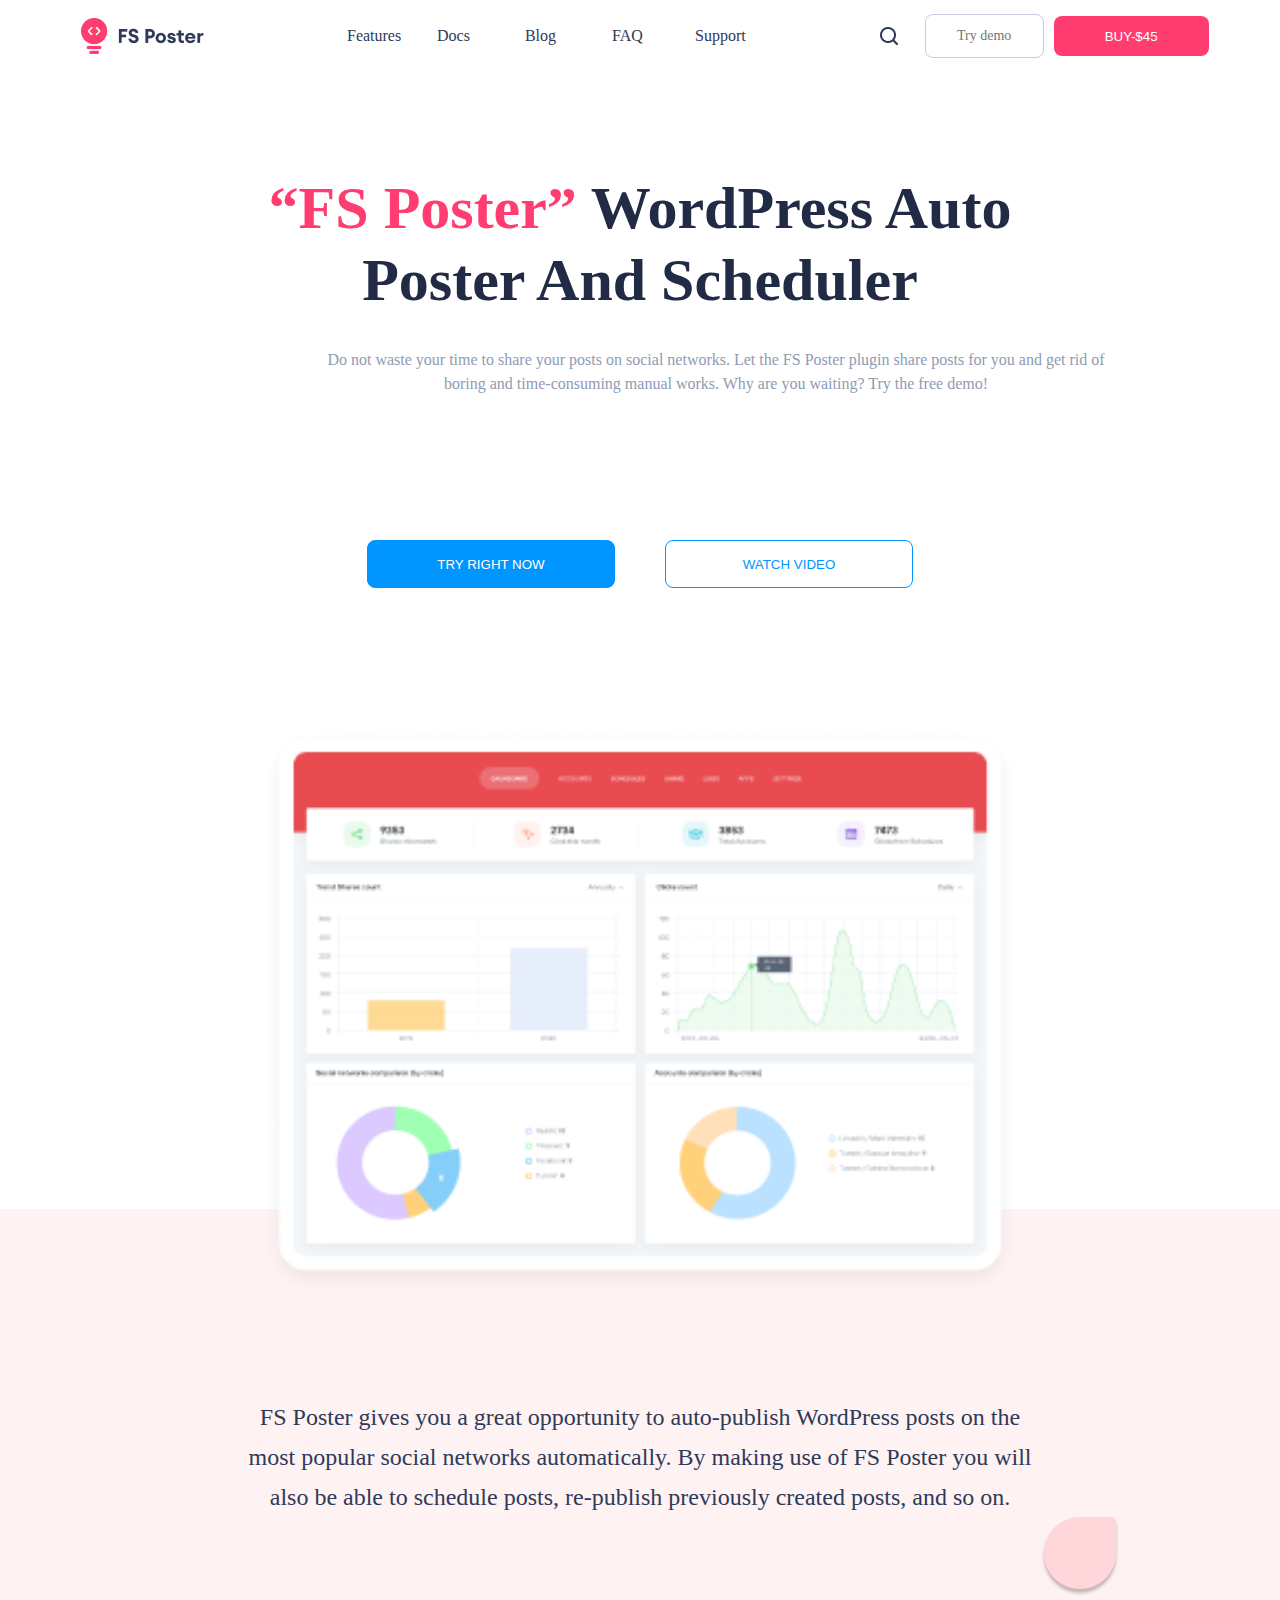
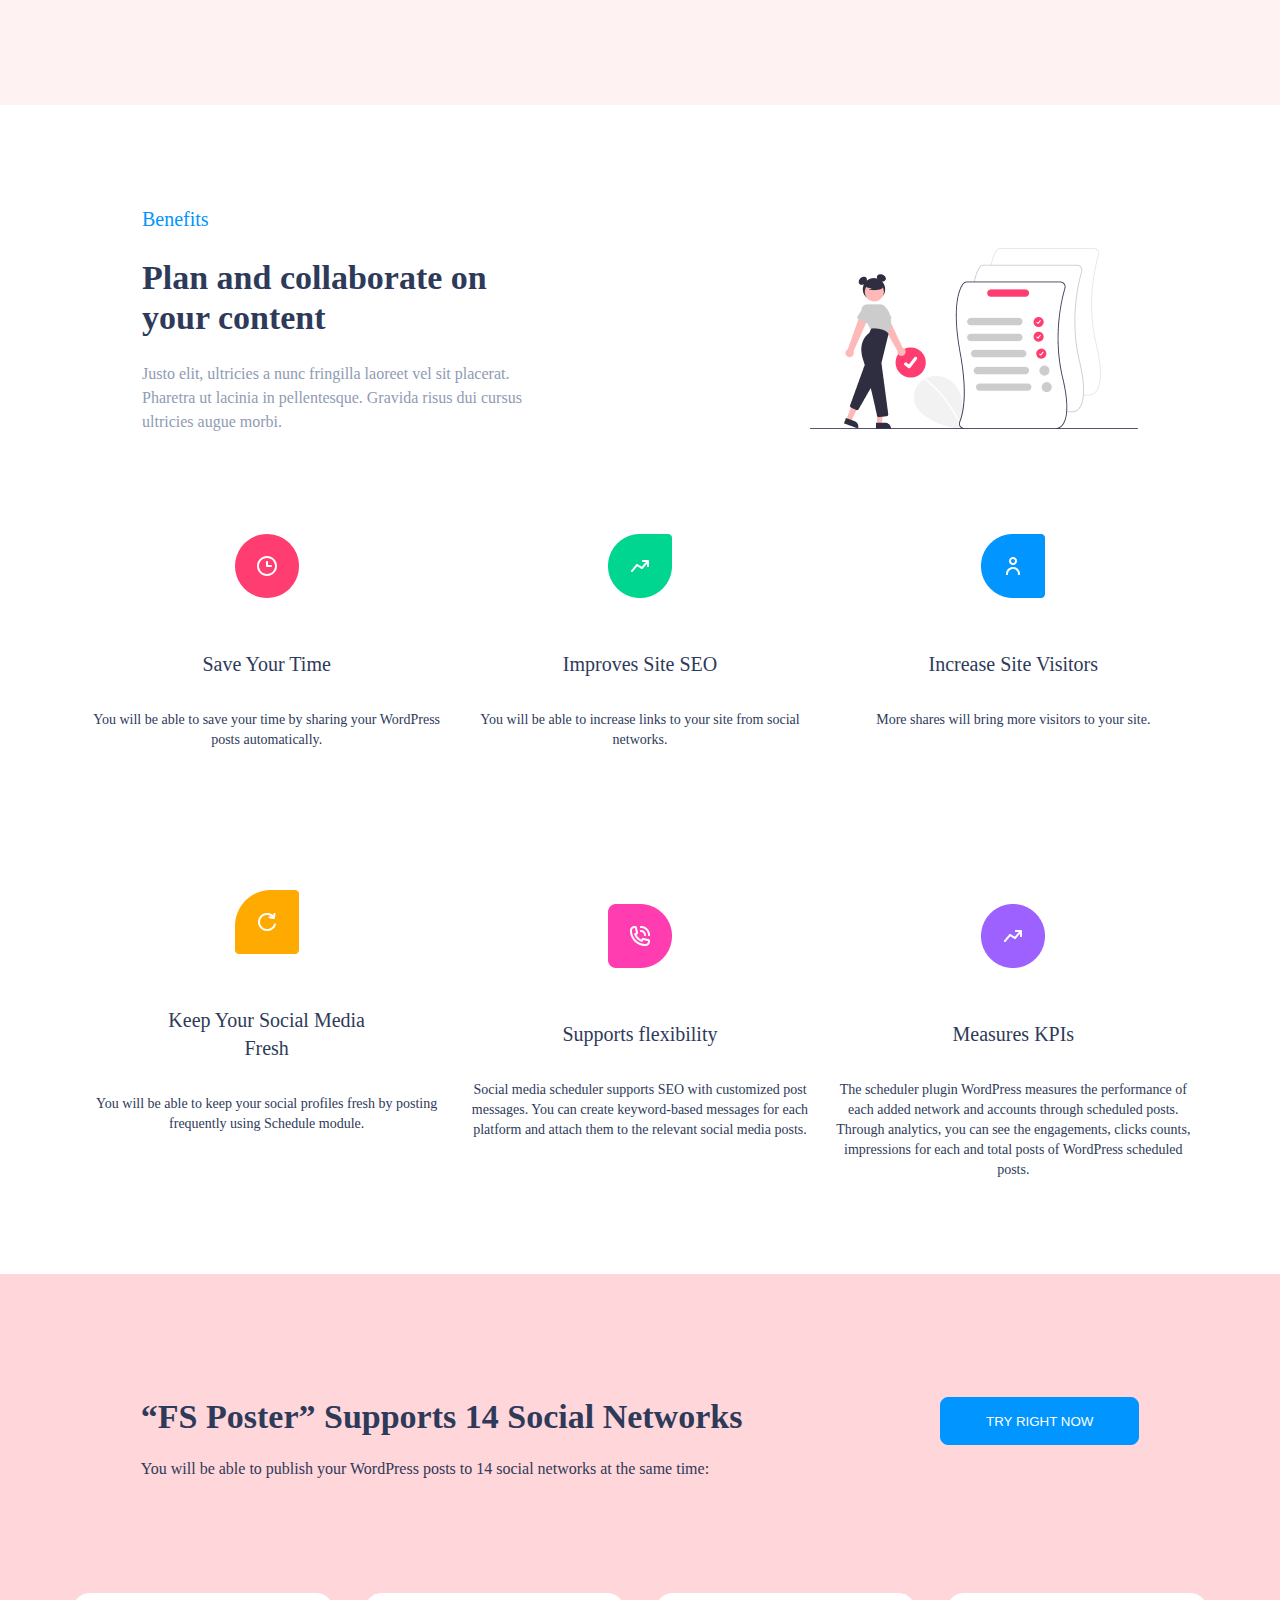
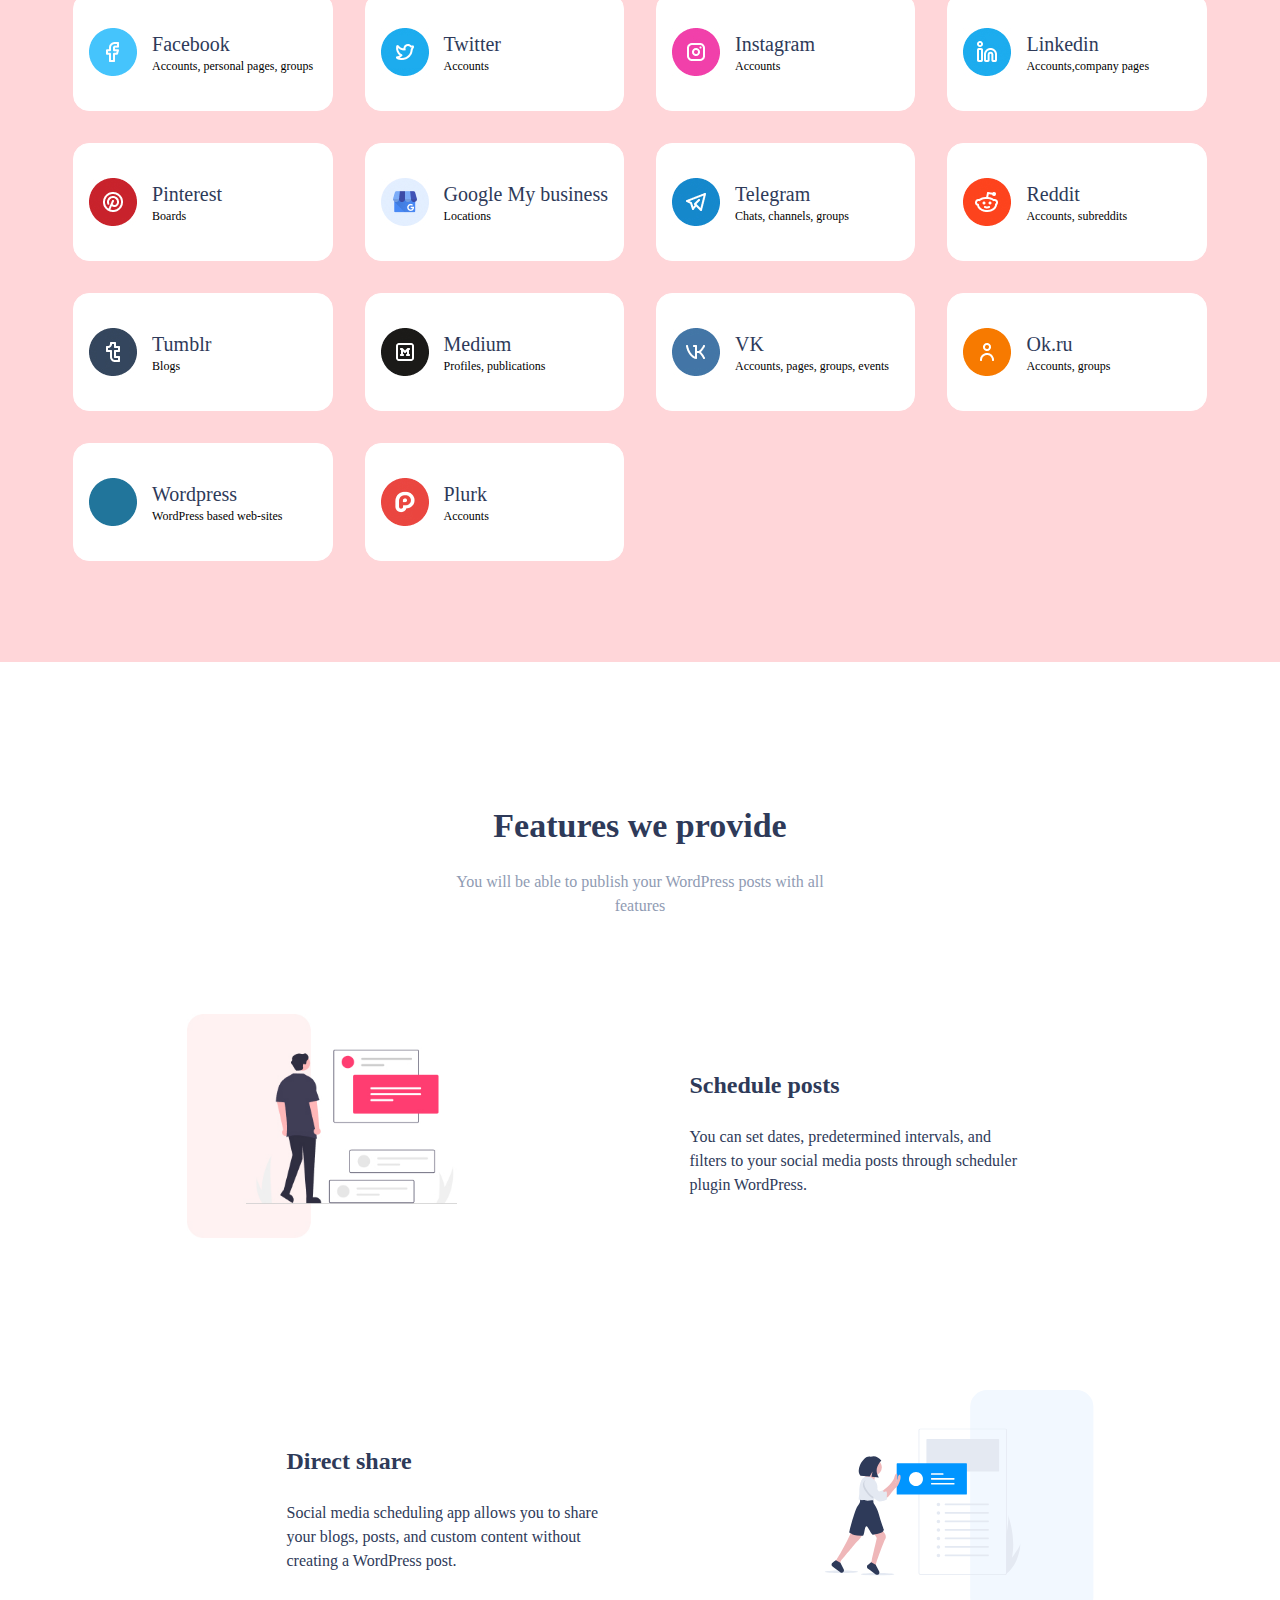
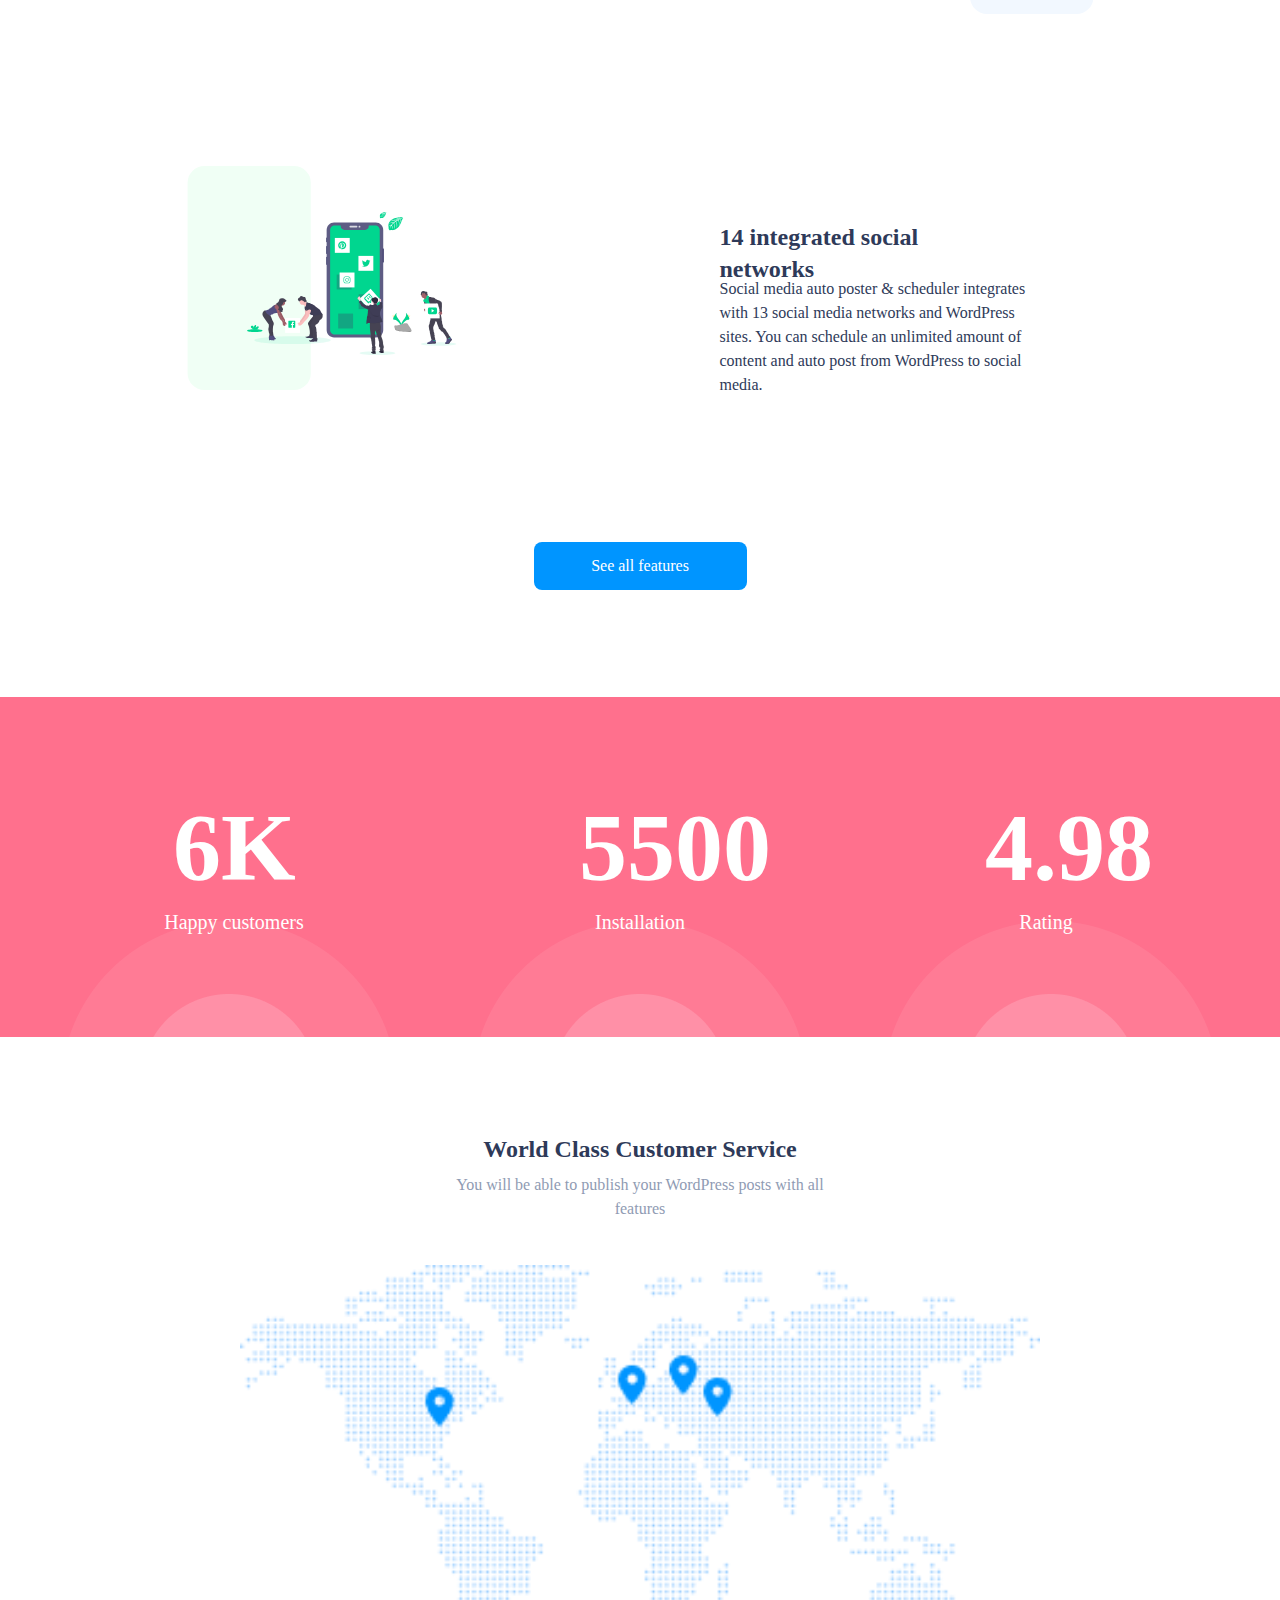
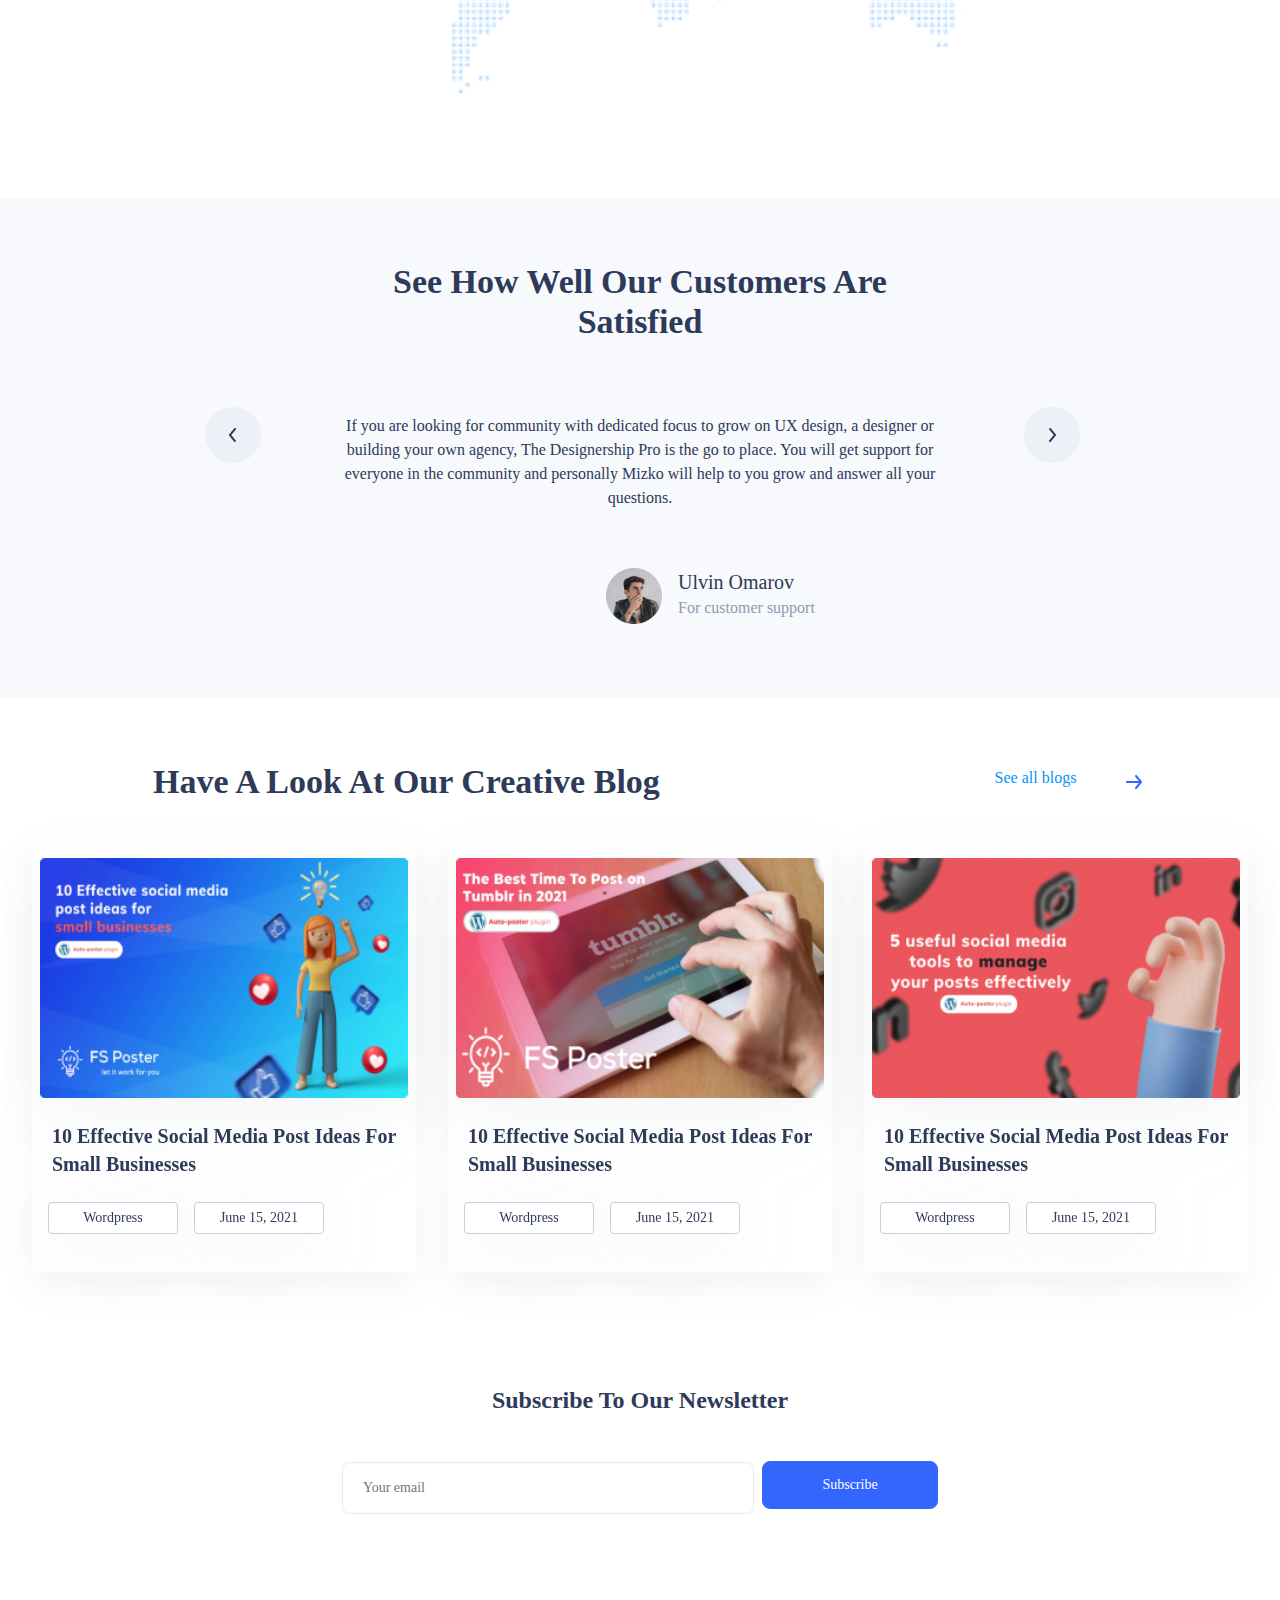
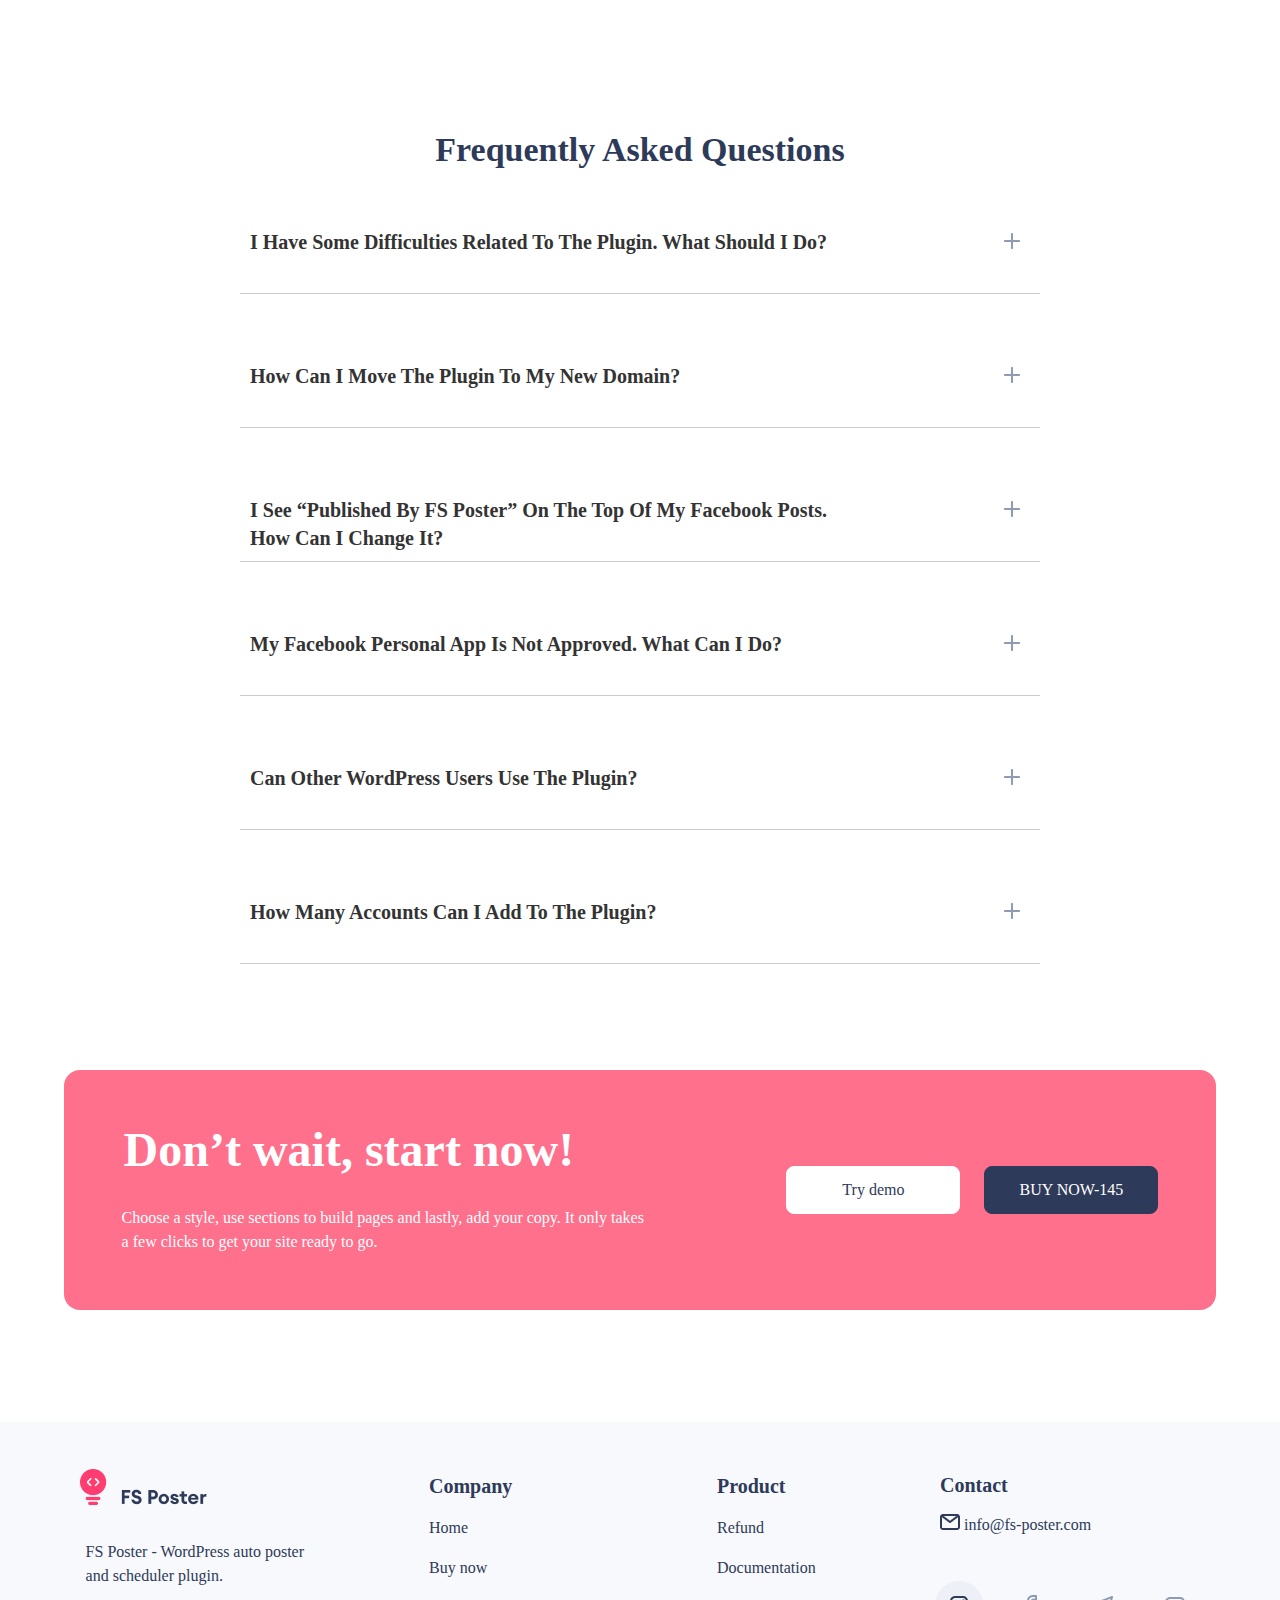
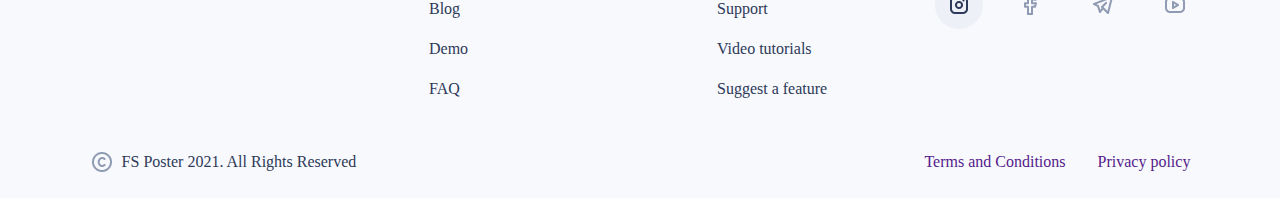
<file: index.html>
<!DOCTYPE html>
<html lang="en">
<head>
    <meta charset="UTF-8">
    <meta http-equiv="X-UA-Compatible" content="IE=edge">
    <meta name="viewport" content="width=device-width, initial-scale=1.0">
    <title>Home</title>
    <link href="https://fonts.cdnfonts.com/css/euclid-circular-a" rel="stylesheet">
    <link rel="stylesheet" href="reset.css">
    <link rel="stylesheet" href="./css/home.css">
   
</head>
<body>
    <nav>
    <div class="nav-bar">
        <div class="left-side">
        <img class='burger' src="./images/menu.png" alt="">
        <img src="./images/Group 28.png" alt="">
        <img src="./images/FS Poster.png" alt="">
        </div>
        <div class="center-of-nav">
        <a href="features.html">Features</a>
        <a href="">Docs</a>
        <a href="">Blog</a>
        <a href="faq.html">FAQ</a>
        <a href="">Support</a>
        </div>
        <div class="right-side">
       <img src="./images/search.png" alt="">
       <input class="nav-input" type="text" placeholder="Try demo">
        <button  class="btn-nav">BUY-$45</button>
       </div>
    </div>
    </nav>

    <div class="box1">
        <div class="container1">
<div class="head1">
<h1> <span> “FS Poster” </span>WordPress Auto Poster And Scheduler</h1>
<p>Do not waste your time to share your posts on social networks. Let the FS Poster 
    plugin share posts for you and get rid of boring and time-consuming manual works. 
Why are you waiting? Try the free demo!</p></div>
<div class="btns1">  
    <button class="btn-watch-video">WATCH VIDEO</button>
    <button class="btn-try-now">TRY RIGHT NOW</button>
</div> 
<div class="schedule-img">
<img src="./images/image_2021-04-16_18-35-02 1fsposter.png" alt="">
</div>
<div class="btns">  
    <button class="btn2-watch-video">WATCH VIDEO</button>
    <button class="btn2-try-now">TRY RIGHT NOW</button>
</div> 
</div>
</div>
<div class="bg-pink">
    <img class="semi-oval"  src="./images/Rectangle 32.png" alt="">
    <p>FS Poster gives you a great opportunity to auto-publish WordPress posts on the most popular social networks 
        automatically. By making use of FS Poster you will also be able to schedule posts, 
        re-publish previously created posts, and so on.</p>
 <div class="drop">   <img  src="./images/Rectangle 31.png" alt=""></div>
    
    </div>

<div class="benefits">
    <div class="left">
        <a href="#">Benefits</a>
        <h4>Plan and collaborate on your content</h4>
       <p>Justo elit, ultricies a nunc fringilla laoreet vel sit placerat. Pharetra ut lacinia in pellentesque. Gravida 
        risus dui cursus ultricies augue morbi.</p>
    </div>
    <div class="right">
        <img src="./images/undraw_To_do_list_re_9nt7 1.png" alt="">
    </div>
</div>
<div class="benefit-box">
<div class="benefit-cards">
    <div class="benefit-card">
        <img src="./images/Group 5408.svg" alt="">
    <h5>Save Your Time</h5>
    <p>You will be able to save your time by sharing your WordPress posts automatically.</p>
    </div>
    <div class="benefit-card">
        <img src="./images/green.png" alt="">
        <h5>Improves Site SEO</h5>
        <p>You will be able to increase links to your site from social networks.</p>
    </div>
    <div class="benefit-card">
        <img src="./images/blue.png" alt="">
        <h5>Increase Site Visitors</h5>
        <p>More shares will bring more visitors to your site.</p>
    </div>
    <div class="benefit-card">
        <img src="./images/Group 5408.png" alt="">
        <h5>Keep Your Social Media Fresh</h5>
        <p>You will be able to keep your social profiles fresh by posting frequently using Schedule module.</p>
    </div>
    <div class="benefit-card">
        <img src="./images/fusya.png" alt="">
        <h5>Supports flexibility</h5>
        <p>Social media scheduler supports SEO with customized post messages. You can create keyword-based messages for each platform and attach them to the relevant social media posts.</p>
    </div>
    <div class="benefit-card">
        <img src="./images/purple.png" alt="">
        <h5>Measures KPIs</h5>
        <p>The scheduler plugin WordPress measures the performance of each added network and accounts through scheduled posts. Through analytics, you can see the engagements, clicks counts, impressions for each and total posts of WordPress scheduled posts.</p>
    </div>
</div></div>

<div class="social-networks">
    <div class="part1">
        <div class="info">
        <h2>“FS Poster” Supports 14 Social Networks</h2>
        <p>You will be able to publish your WordPress
             posts to 14 social networks at the same time:</p>
    </div>
        <button class="btn-lg" >TRY RIGHT NOW</button>
</div>
    <div class="part2">
        <div class="social-network-card">
            <img src="./images/face.png" alt="">
           <div class="col"> <h1>Facebook</h1>
            <p>Accounts, personal pages, groups</p>
        </div></div>
        <div class="social-network-card">
            <img src="./images/twiter.jpg" alt="">
            <div class="col">      <h1>Twitter</h1>
       <p>Accounts</p>
        </div> </div>
        <div class="social-network-card">
            <img src="./images/insta.jpg" alt="">
            <div class="col">       <h1>Instagram</h1>
            <p>Accounts</p>
        </div></div>
        <div class="social-network-card">
            <img src="./images/linkedin.jpg" alt="">
            <div class="col">         <h1>Linkedin</h1>
            <p>Accounts,company pages</p>
        </div></div>
        <div class="social-network-card">
            <img src="./images/pinterest.jpg" alt="">
            <div class="col">        <h1>Pinterest</h1>
            <p>Boards</p>
        </div></div>
        <div class="social-network-card">
            <img src="./images/google.jpg" alt="">
            <div class="col">       <h1>Google My business</h1>
            <p>Locations</p>
        </div></div>
        <div class="social-network-card">
            <img src="./images/telegram.jpg" alt="">
            <div class="col">        <h1>Telegram</h1>
            <p>Chats, channels, groups</p>
        </div></div>
        <div class="social-network-card">
            <img src="./images/reddit.jpg" alt="">
            <div class="col">     <h1>Reddit</h1>
            <p>Accounts, subreddits</p>
        </div></div>
        <div class="social-network-card">
            <img src="./images/tumblr.jpg" alt="">
            <div class="col">        <h1>Tumblr</h1>
            <p>Blogs</p>
        </div></div>
        <div class="social-network-card">
             <img src="./images/medium.jpg" alt="">
             <div class="col">       <h1>Medium</h1>
            <p>Profiles, publications</p>
        </div></div>
        <div class="social-network-card">
            <img src="./images/VK.jpg" alt="">
            <div class="col">       <h1>VK</h1>
            <p>Accounts, pages, groups, events</p>
        </div></div>
        <div class="social-network-card">
            <img src="./images/ok.png" alt="">
            <div class="col">      <h1>Ok.ru</h1>
            <p>Accounts, groups</p>
        </div></div>
        <div class="social-network-card">
            <img src="./images/wordpress.png" alt="">
            <div class="col">         <h1>Wordpress</h1>
            <p>WordPress based web-sites</p>
        </div></div>
        <div class="social-network-card">
            <img src="./images/plurk.jpg" alt="">
            <div class="col">       <h1>Plurk</h1>
            <p>Accounts</p>
        </div></div>

    </div>
    <button class="btn-mobile" >TRY RIGHT NOW</button>
</div>

<div class="features-box">
    <div class="features-container">  
    <div class="head">
        <h1>Features we provide</h1>
        <p>You will be able to publish your WordPress posts with all features</p>
    </div>
<div class="row">
    <img src="./images/Group 5611.jpg" alt="">

    <div class="info info1">
        <h1>Schedule posts</h1>
        <p>You can set dates, predetermined intervals, and filters to your social media posts through scheduler plugin WordPress. </p>
    </div>
</div>

<div class="row row2">
    <img src="./images/Group 5591.svg" alt="">
    <div class="info info2">
        <h1>Direct share</h1>
        <p>Social media scheduling app allows you to share your blogs, posts, and custom content without creating a WordPress post.  </p>
    </div>
    
</div>

<div class="row ">
    <img src="./images/Group 5612.svg" alt="">
    <div class="info info3">
        <h1>14 integrated social networks</h1>
        <p>Social media auto poster & scheduler integrates with 13 social media networks and WordPress sites. You can schedule an unlimited amount of content and auto post from WordPress to social media. </p>
    </div>
</div>
<div class="btn-features">
<button>See all features</button>
</div>
</div>
</div>


<div class="rating">
    <div class="rate-boxes">
    <div class="rate-box">
       <h1>6K</h1>
       <p>Happy customers</p>
    </div>
    <div class="rate-box">
        <h1>5500</h1>
        <p>Installation</p>
    </div>
    <div class="rate-box">
        <h1>4.98</h1>
        <p>Rating</p>
    </div>
</div>
   <div class="transparent-img">
    <img class='img1' src="./images/Group 8.png" alt="">
    <img class='img2' src="./images/Group 8.png" alt="">
    <img class='img3' src="./images/Group 8.png" alt="">
</div>
</div>
 
<div class="map-container">
<div class="map-box">
    <h1>World Class Customer Service</h1>
    <p>You will be able to publish your WordPress posts with all features</p>
   <img src="./images/map.png" alt="">
</div>
</div>

<div class="comments-box">
<div class="info">
    <h1>See How Well Our Customers Are Satisfied</h1>
    <p>If you are looking for community with dedicated focus to grow on UX design, a designer or building your own agency, The Designership Pro is the go to place. You will get support for everyone in the community and personally Mizko will 
        help to you grow and answer all your questions. </p>
</div>
<div class="profile">
    <img src="./images/Ellipse 6.png" alt="">
<div class="ulvin">
    <h1>Ulvin Omarov</h1>
    <p>For customer support</p>
</div>
</div>
<div class="scroll">
<img src="./images/Group 5572.png" alt="">
</div>
<div class="previous">
    <img src="./images/Group 13.png" alt="">
</div>
<div class="next">
    <img src="./images/Group 12.png" alt="">
</div>
</div>
<div class="creative-box">
<div class="creative-head">
    <h1>Have A Look At Our Creative Blog</h1>
 <div class="right-side">  
    <a href="">See all blogs</a>
    <img src="./images/arrow-right.svg" alt="">
</div></div> 
<div class="creative-cards">
<div class="creative-card">
    <img src="./images/Rectangle 26.png" alt="">
<h1>10 Effective Social Media Post Ideas For Small Businesses</h1>
<div class="btn-box">
<button>Wordpress</button><button>June 15, 2021</button>
</div></div>
    <div class="creative-card">
    <img src="./images/Rectangle 26(2).png" alt="">
    <h1>10 Effective Social Media Post Ideas For Small Businesses</h1>
    <div class="btn-box">
    <button>Wordpress</button><button>June 15, 2021</button>
</div>
</div>
    <div class="creative-card">
    <img src="./images/Rectangle 26(3).png" alt="">
    <h1>10 Effective Social Media Post Ideas For Small Businesses</h1>
<div class="btn-box">
    <button>Wordpress</button><button>June 15, 2021</button>
</div></div>
<div class="creative-link">
    <a href="">See all blogs</a>
    <img src="./images/arrow-right.svg" alt="">
</div>
</div>

<div class="subscribe">
    <h1>Subscribe To Our 
        Newsletter</h1>
        <div class="input-btn">
        <input type="email" placeholder="Your email">
        <button>Subscribe</button>
    </div>
</div>


</div>
<div class="accordion-box">
<div class="accordion">
    <h1>Frequently Asked Questions</h1>
    <div class="accordion-section">
      <a href="#section1">I Have Some Difficulties Related To The Plugin. What Should I Do?</a>
      <img src="./images/plus.png" alt="">
      <div id="section1" class="accordion-content">
        <p>Content of section 1</p>
      </div>
    </div>
    <div class="accordion-section">
      <a href="#section2">How Can I Move The Plugin To My New Domain?</a>
      <img src="./images/plus.png" alt="">
      <div id="section2" class="accordion-content">
        <p>
            1. Go to the FS Poster settings > General settings and disable the License status option;
            2. And install the plugin on your new website.          
            Note that we highly recommend exporting the plugin data in the Export & Import settings before disabling the option.</p>
      </div>
    </div>
    <div class="accordion-section">
        <a href="#section3">I See “Published By FS Poster” On The Top Of My Facebook Posts. How Can
            I Change It?
            </a>  <img src="./images/plus.png" alt="">
        <div id="section1" class="accordion-content">
          <p>Content of section 1</p>
        </div>
      </div>
      <div class="accordion-section">
        <a href="#section4">My Facebook Personal App Is Not Approved. What Can I Do?
        </a>  <img src="./images/plus.png" alt="">
        <div id="section1" class="accordion-content">
          <p>Content of section 1</p>
        </div>
      </div>
      <div class="accordion-section">
        <a href="#section5">Can Other WordPress Users Use The Plugin?
        </a>  <img src="./images/plus.png" alt="">
        <div id="section1" class="accordion-content">
          <p>Content of section 1</p>
        </div>
      </div>
      <div class="accordion-section">
        <a href="#section6">How Many Accounts Can I Add To The Plugin?</a>
        <img src="./images/plus.png" alt="">
        <div id="section1" class="accordion-content">
          <p>Content of section 1</p>
        </div>
      </div> 
  </div>
</div>
<div class="finally-end-box">
<div class="finally-end-container">
  <div class="finally-end"> 
    <div class="info">
    <h1>Don’t wait, start now!</h1>
    <p>Choose a style, use sections to build pages and lastly, add your copy. It only takes a few clicks to get your site ready to go.</p>
</div>
    <div class="btns">
    <button class="light">Try demo</button>
    <button class="dark">BUY NOW-145</button>
</div>
<img src="./images/Group 8.png" alt="">
</div>
</div> 
</div>
<div class="footer">
    <div class="footer-box">
    <div class="row1">
  <div class="footer-col1">
   <div class="logo-box">
 <img class="logo" src="./images/Group 28.png" alt="">  
  <img src="./images/FS Poster.png" alt=""></div>
  <p>FS Poster - WordPress auto poster and scheduler plugin.</p>
  </div>
  <div class="footer-col">
    <h3 class="foothead">Company</h3>
    <h6>Home</h6>
    <h6>Buy now </h6>
    <h6>Blog</h6>
    <h6>Demo</h6>
    <h6>FAQ</h6>
  </div>
  <div class="footer-col">
    <h3 class="foothead">Product</h3>
    <h6>Refund</h6>
    <h6>Documentation </h6>
    <h6>Support</h6>
    <h6>Video tutorials</h6>
    <h6>Suggest a feature</h6>
  </div>
  <div class="footer-col contact">
    <h3 class="foothead">Contact</h3>
   <a class="mail">
    <img src="./images/mail.png" alt="">
    info@fs-poster.com
   </a>
  <div class="social-media">
    <img src="./images/Group 4.png" alt="">
</div>
   
  </div>
  </div>
  <div class="row2">
    <div class="copyright">
        <img src="./images/copyright.png" alt="">
        <p>FS Poster 2021. All Rights Reserved</p>
   </div>
    <div class="privacy">
        <a href="">Terms and Conditions </a>
        <a href="">Privacy policy</a>
    </div>
  </div>
  </div>
</div>


</body>
</html>
</file>
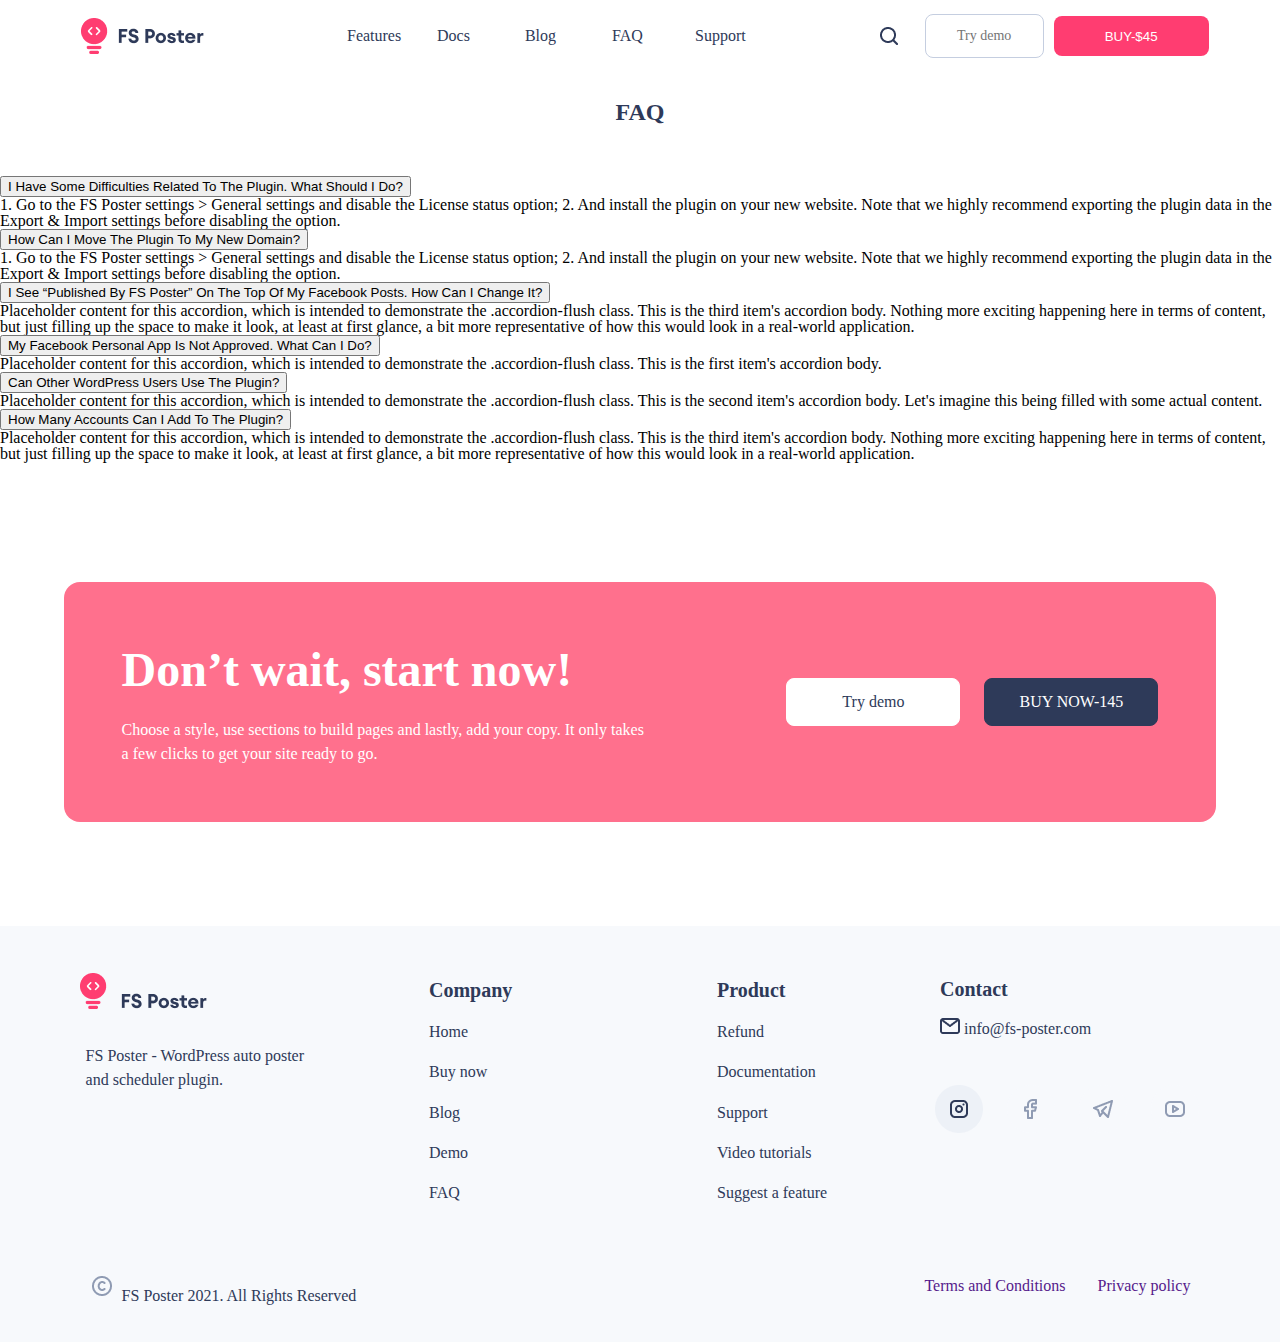
<file: faq.html>
<!DOCTYPE html>
<html lang="en">
<head>
    <meta charset="UTF-8">
    <meta http-equiv="X-UA-Compatible" content="IE=edge">
    <meta name="viewport" content="width=device-width, initial-scale=1.0">
    <title>FAQ</title>
  <link rel="stylesheet" href="reset.css">
  <link href="https://fonts.cdnfonts.com/css/euclid-circular-a" rel="stylesheet">
    <link href="https://cdn.jsdelivr.net/npm/bootstrap@5.3.0-alpha3/dist/css/bootstrap.min.css" rel="stylesheet" integrity="sha384-KK94CHFLLe+nY2dmCWGMq91rCGa5gtU4mk92HdvYe+M/SXH301p5ILy+dN9+nJOZ" crossorigin="anonymous">
    <link rel="stylesheet" href="./css/faq.css">
</head>
<body>
    <nav>
        <div class="nav-bar">
            <div class="left-side">
            <img class='burger' src="./images/menu.png" alt="">
            <img src="./images/Group 28.png" alt="">
            <img src="./images/FS Poster.png" alt="">
            </div>
            <div class="center-of-nav">
            <a href="features.html">Features</a>
            <a href="">Docs</a>
            <a href="">Blog</a>
            <a href="faq.html">FAQ</a>
            <a href="">Support</a>
            </div>
            <div class="right-side">
           <img src="./images/search.png" alt="">
           <input class="nav-input" type="text" placeholder="Try demo">
            <button class="btn-nav">BUY-$45</button>
           </div>
        </div>
        </nav> 
<div class="heading-main">
  <h1>FAQ</h1>
</div>
<div class="accordion-box  d-flex justify-content-center align-items-center">
        <div class="accordion accordion-flush w-75 " id="accordionFlushExample">
          <div class="accordion-item">
            <h2 class="accordion-header">
              <button class="accordion-button collapsed" type="button" data-bs-toggle="collapse" data-bs-target="#flush-collapseOne" aria-expanded="false" aria-controls="flush-collapseOne">
                I Have Some Difficulties Related To The Plugin. What Should I Do?
              </button>
            </h2>
            <div id="flush-collapseOne" class="accordion-collapse collapse" data-bs-parent="#accordionFlushExample">
              <div class="accordion-body">1. Go to the FS Poster settings > General settings and disable the License status option;
                2. And install the plugin on your new website.
                
                Note that we highly recommend exporting the plugin data in the Export & Import settings before disabling the option.</div>
            </div>
          </div>
          <div class="accordion-item">
            <h2 class="accordion-header">
              <button class="accordion-button collapsed" type="button" data-bs-toggle="collapse" data-bs-target="#flush-collapseTwo" aria-expanded="false" aria-controls="flush-collapseTwo">
                How Can I Move The Plugin To My New Domain?

              </button>
            </h2>
            <div id="flush-collapseTwo" class="accordion-collapse collapse" data-bs-parent="#accordionFlushExample">
              <div class="accordion-body">1. Go to the FS Poster settings > General settings and disable the License status option;
                2. And install the plugin on your new website.
                
                Note that we highly recommend exporting the plugin data in the Export & Import settings before disabling the option.</div>
            </div>
          </div>
          <div class="accordion-item">
            <h2 class="accordion-header">
              <button class="accordion-button collapsed" type="button" data-bs-toggle="collapse" data-bs-target="#flush-collapseThree" aria-expanded="false" aria-controls="flush-collapseThree">
                I See “Published By FS Poster” On The Top Of My Facebook Posts. How Can I Change It?
              </button>
            </h2>
            <div id="flush-collapseThree" class="accordion-collapse collapse" data-bs-parent="#accordionFlushExample">
              <div class="accordion-body">Placeholder content for this accordion, which is intended to demonstrate the <code>.accordion-flush</code> class. This is the third item's accordion body. Nothing more exciting happening here in terms of content, but just filling up the space to make it look, at least at first glance, a bit more representative of how this would look in a real-world application.</div>
            </div>
          </div>
          <div class="accordion-item">
            <h2 class="accordion-header">
              <button class="accordion-button collapsed" type="button" data-bs-toggle="collapse" data-bs-target="#flush-collapseOne" aria-expanded="false" aria-controls="flush-collapseOne">
                My Facebook Personal App Is Not Approved. What Can I Do?

              </button>
            </h2>
            <div id="flush-collapseOne" class="accordion-collapse collapse" data-bs-parent="#accordionFlushExample">
              <div class="accordion-body">Placeholder content for this accordion, which is intended to demonstrate the <code>.accordion-flush</code> class. This is the first item's accordion body.</div>
            </div>
          </div>
          <div class="accordion-item">
            <h2 class="accordion-header">
              <button class="accordion-button collapsed" type="button" data-bs-toggle="collapse" data-bs-target="#flush-collapseTwo" aria-expanded="false" aria-controls="flush-collapseTwo">
                Can Other WordPress Users Use The Plugin?

              </button>
            </h2>
            <div id="flush-collapseTwo" class="accordion-collapse collapse" data-bs-parent="#accordionFlushExample">
              <div class="accordion-body">Placeholder content for this accordion, which is intended to demonstrate the <code>.accordion-flush</code> class. This is the second item's accordion body. Let's imagine this being filled with some actual content.</div>
            </div>
          </div>
          <div class="accordion-item">
            <h2 class="accordion-header">
              <button class="accordion-button collapsed" type="button" data-bs-toggle="collapse" data-bs-target="#flush-collapseThree" aria-expanded="false" aria-controls="flush-collapseThree">
                How Many Accounts Can I Add To The Plugin?
              </button>
            </h2>
            <div id="flush-collapseThree" class="accordion-collapse collapse" data-bs-parent="#accordionFlushExample">
              <div class="accordion-body">Placeholder content for this accordion, which is intended to demonstrate the <code>.accordion-flush</code> class. This is the third item's accordion body. Nothing more exciting happening here in terms of content, but just filling up the space to make it look, at least at first glance, a bit more representative of how this would look in a real-world application.</div>
            </div>
          </div>
        </div>
      </div>

    
        <div class="finally-end-box">
          <div class="finally-end-container">
            <div class="finally-end"> 
              <div class="info">
              <h1>Don’t wait, start now!</h1>
              <p>Choose a style, use sections to build pages and lastly, add your copy. It only takes a few clicks to get your site ready to go.</p>
          </div>
              <div class="btns">
              <button class="light">Try demo</button>
              <button class="dark">BUY NOW-145</button>
          </div>
          <img src="./images/Group 8.png" alt="">
          </div>
          </div> 
          </div>

          <div class="footer">
            <div class="footer-box">
            <div class="row1">
          <div class="footer-col1">
           <div class="logo-box">
         <img class="logo" src="./images/Group 28.png" alt="">  
          <img src="./images/FS Poster.png" alt=""></div>
          <p>FS Poster - WordPress auto poster and scheduler plugin.</p>
          </div>
          <div class="footer-col">
            <h3 class="foothead">Company</h3>
            <h6>Home</h6>
            <h6>Buy now </h6>
            <h6>Blog</h6>
            <h6>Demo</h6>
            <h6>FAQ</h6>
          </div>
          <div class="footer-col">
            <h3 class="foothead">Product</h3>
            <h6>Refund</h6>
            <h6>Documentation </h6>
            <h6>Support</h6>
            <h6>Video tutorials</h6>
            <h6>Suggest a feature</h6>
          </div>
          <div class="footer-col contact">
            <h3 class="foothead">Contact</h3>
           <a class="mail">
            <img src="./images/mail.png" alt="">
            info@fs-poster.com
           </a>
          <div class="social-media">
            <img src="./images/Group 4.png" alt="">
        </div>
           
          </div>
          </div>
          <div class="row2">
            <div class="copyright">
                <img src="./images/copyright.png" alt="">
                <p>FS Poster 2021. All Rights Reserved</p>
           </div>
            <div class="privacy">
                <a href="">Terms and Conditions </a>
                <a href="">Privacy policy</a>
            </div>
          </div>
          </div>
        </div>
    
        <script src="https://cdn.jsdelivr.net/npm/@popperjs/core@2.11.7/dist/umd/popper.min.js" integrity="sha384-zYPOMqeu1DAVkHiLqWBUTcbYfZ8osu1Nd6Z89ify25QV9guujx43ITvfi12/QExE" crossorigin="anonymous"></script>
        <script src="https://cdn.jsdelivr.net/npm/bootstrap@5.3.0-alpha3/dist/js/bootstrap.min.js" integrity="sha384-Y4oOpwW3duJdCWv5ly8SCFYWqFDsfob/3GkgExXKV4idmbt98QcxXYs9UoXAB7BZ" crossorigin="anonymous"></script>
</body>
</html>
</file>
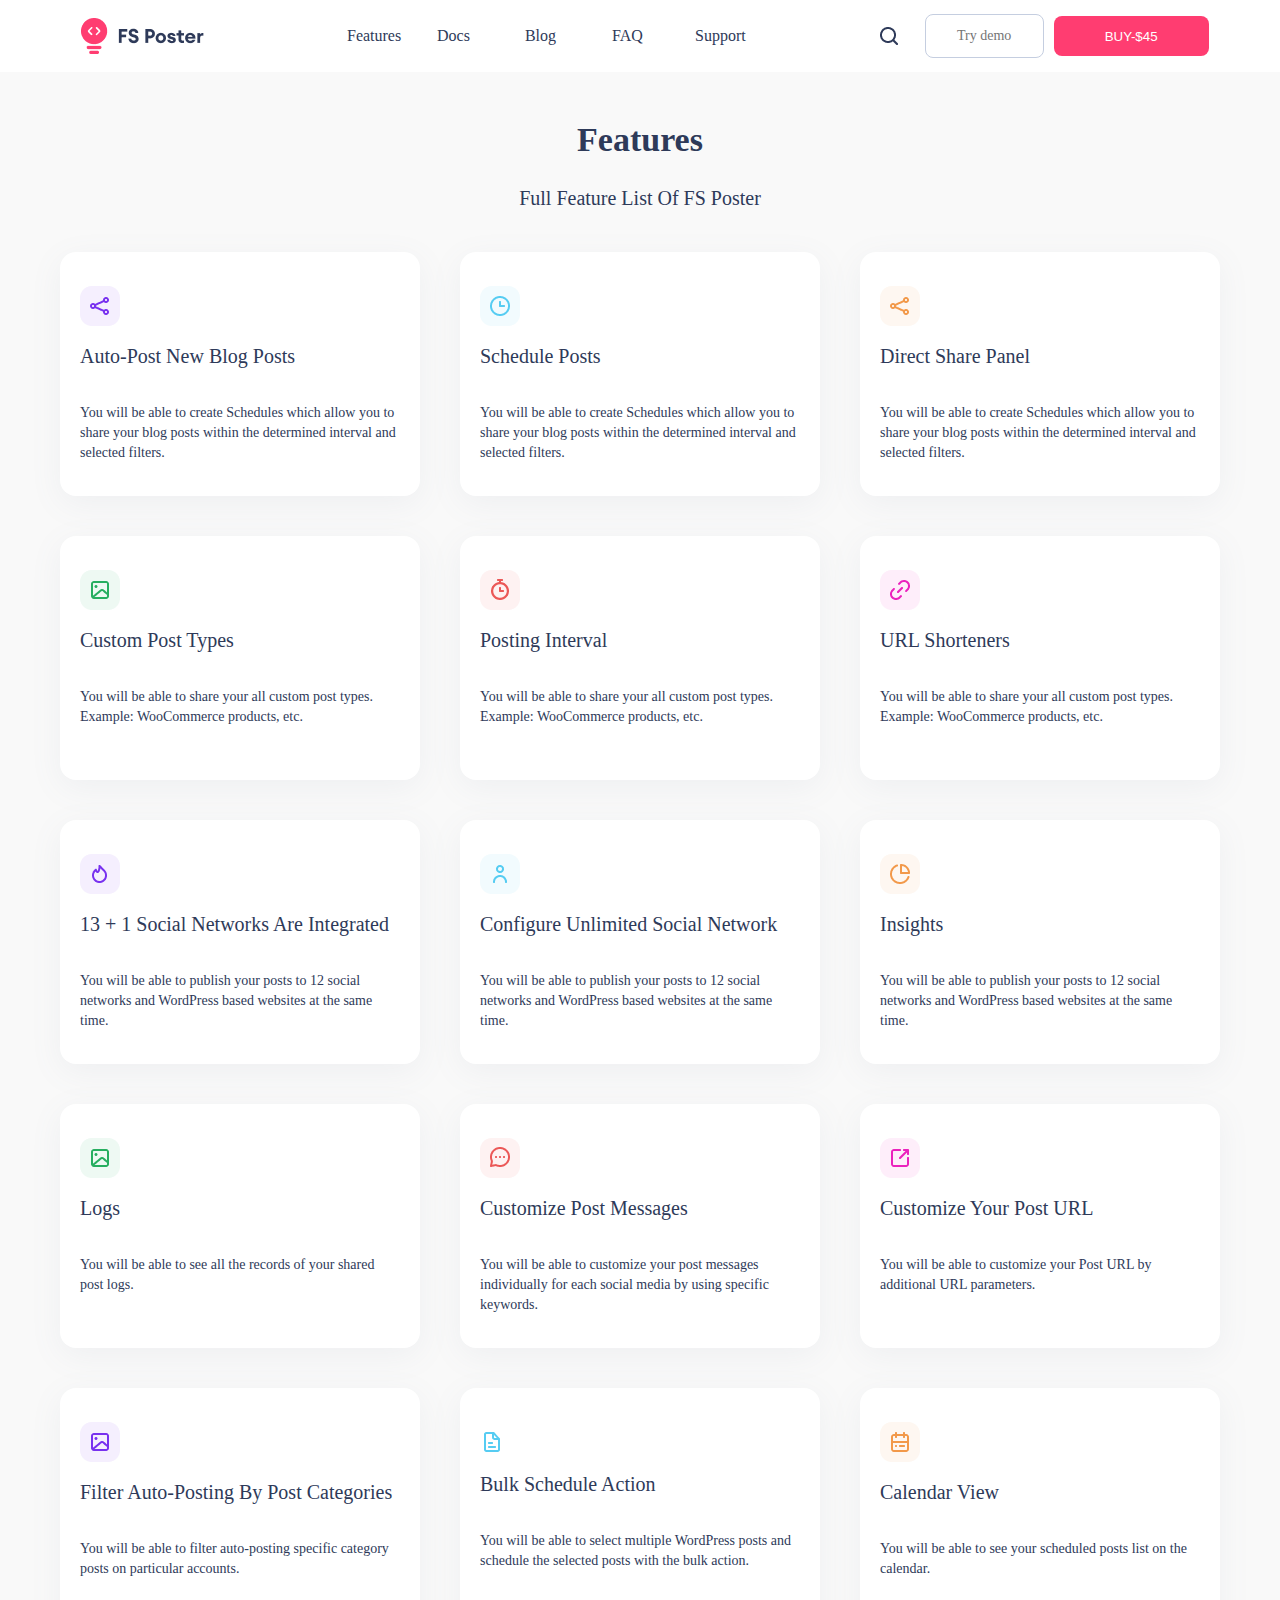
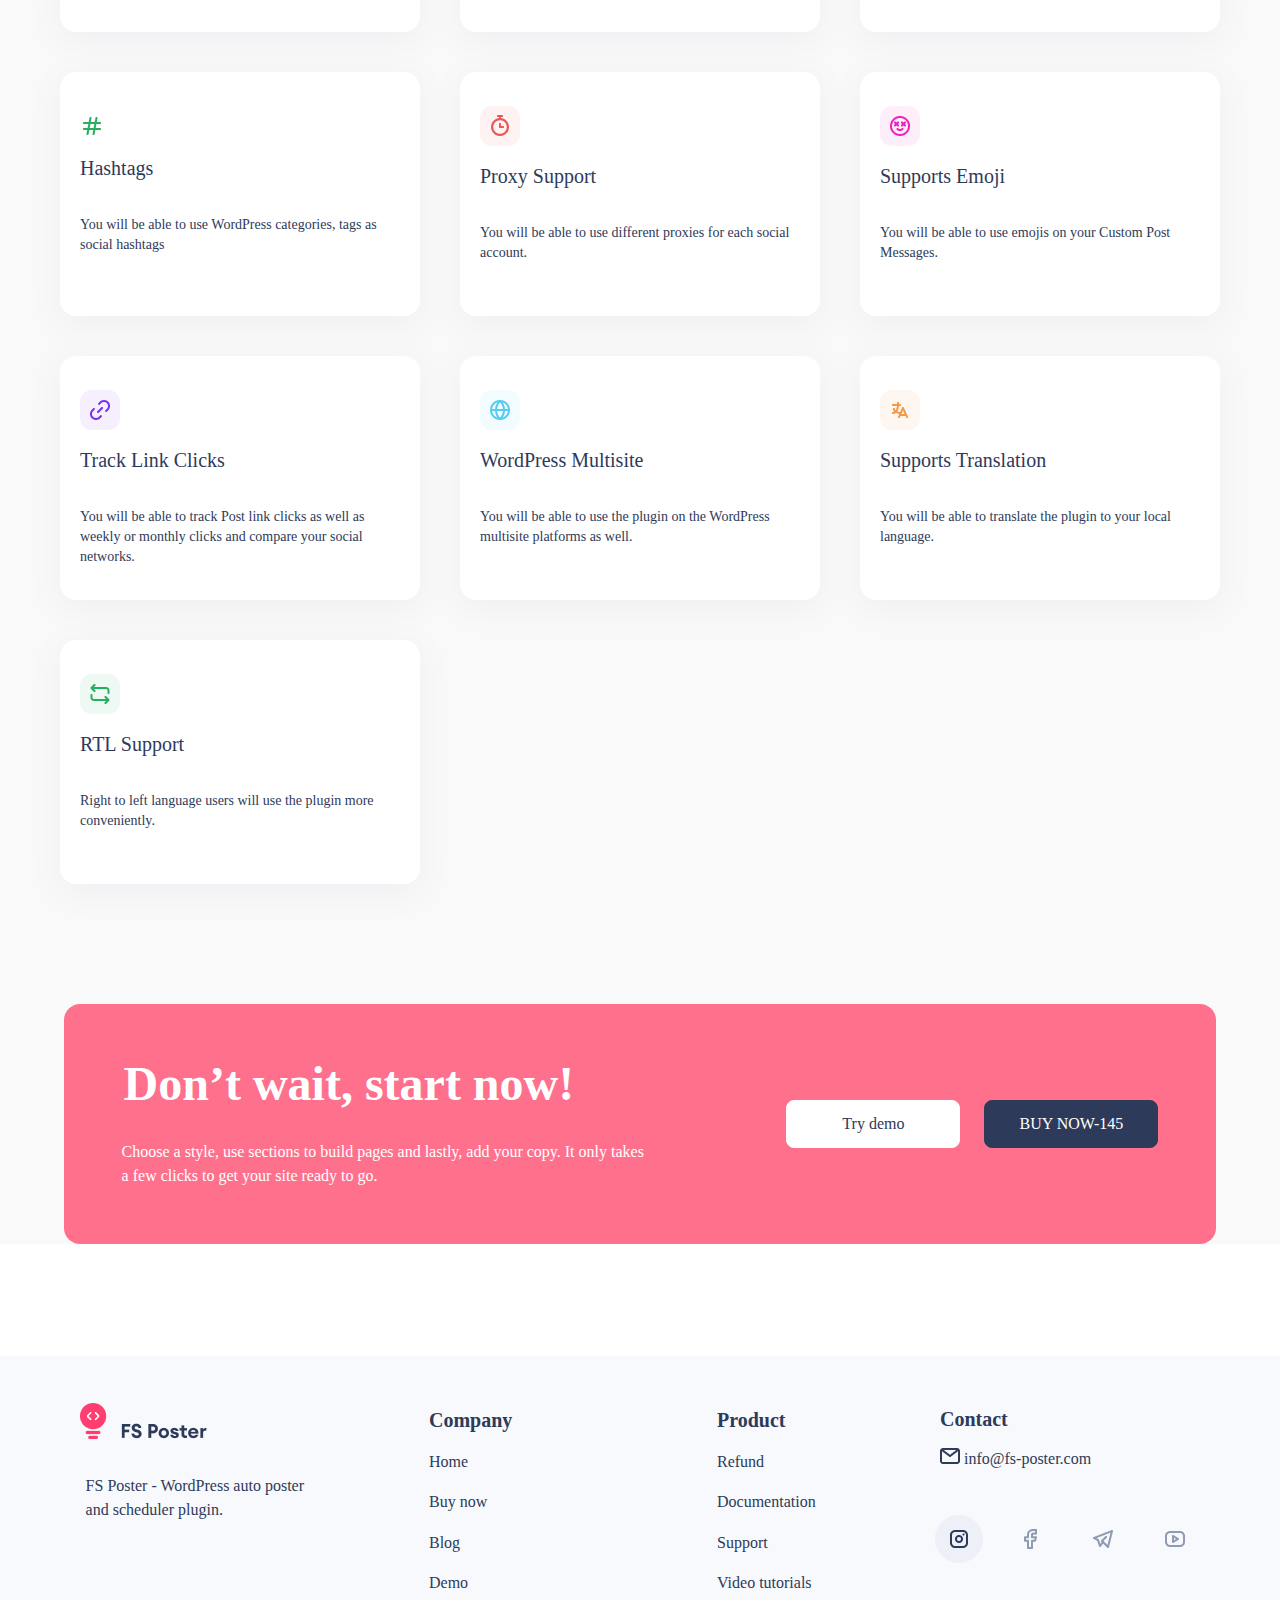
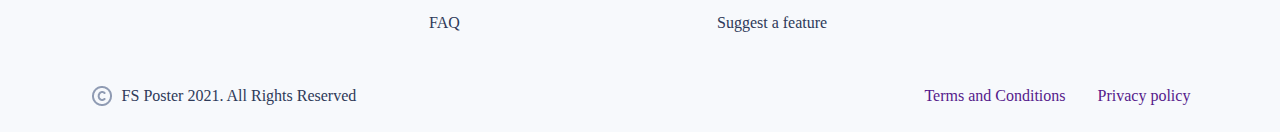
<file: features.html>
<!DOCTYPE html>
<html lang="en">
<head>
    <meta charset="UTF-8">
    <meta http-equiv="X-UA-Compatible" content="IE=edge">
    <meta name="viewport" content="width=device-width, initial-scale=1.0">
    <title>Features</title>
    <link href="https://fonts.cdnfonts.com/css/euclid-circular-a" rel="stylesheet">
    <link rel="stylesheet" href="reset.css">
    
    <link rel="stylesheet" href="./css/features.css">
</head>
<body>
    <nav>
        <div class="nav-bar">
            <div class="left-side">
            <img class='burger' src="./images/menu.png" alt="">
            <img src="./images/Group 28.png" alt="">
            <img src="./images/FS Poster.png" alt="">
            </div>
            <div class="center-of-nav">
            <a href="features.html">Features</a>
            <a href="">Docs</a>
            <a href="">Blog</a>
            <a href="faq.html">FAQ</a>
            <a href="">Support</a>
            </div>
            <div class="right-side">
           <img src="./images/search.png" alt="">
           <input class="nav-input" type="text" placeholder="Try demo">
            <button class="btn-nav">BUY-$45</button>
           </div>
        </div>
        </nav> 
<div class="grid-container">
<div class="heading">
<h1>Features</h1>
<h2>Full Feature List Of
    FS Poster</h2>
</div>
<div class="grid-row">
    <div class="grid-col">
        <img src="./images/Group 5415.png" alt="">
        <h1>Auto-Post New Blog Posts</h1>
        <p>You will be able to create Schedules which allow you to share your blog posts within the determined interval and selected filters.</p>
    </div>
    <div class="grid-col">
        <img src="./images/Group b.png" alt="">
        <h1>Schedule Posts</h1>
        <p>You will be able to create Schedules which allow you to share your blog posts within the determined interval and selected filters.</p>
    </div>
    <div class="grid-col">
        <img src="./images/Group c.png" alt="">
        <h1>Direct Share Panel</h1>
        <p>You will be able to create Schedules which allow you to share your blog posts within the determined interval and selected filters.</p>
    </div>
    <div class="grid-col">
       <img src="./images/Group d.png" alt=""> 
       <h1>Custom Post Types</h1>
       <p>You will be able to share your all custom post types. Example: WooCommerce products, etc.</p>
    </div>
    <div class="grid-col">
        <img src="./images/e.png" alt="">
        <h1>Posting Interval</h1>
       <p>You will be able to share your all custom post types. Example: WooCommerce products, etc.</p>
    </div>
    <div class="grid-col">
        <img src="./images/f.png" alt="">
        <h1>URL Shorteners</h1>
       <p>You will be able to share your all custom post types. Example: WooCommerce products, etc.</p>
    </div>
    <div class="grid-col">
        <img src="./images/g.png" alt="">
        <h1>13 + 1 Social Networks Are Integrated
        </h1>
        <p>You will be able to publish your posts to 12 social networks and WordPress based websites at the same time.
        </p>
    </div>
    <div class="grid-col">
        <img src="./images/k.png" alt="">
        <h1>Configure Unlimited Social Network
        </h1>
        <p>You will be able to publish your posts to 12 social networks and WordPress based websites at the same time.
        </p>
    </div>
    <div class="grid-col">
        <img src="./images/l.png" alt="">
        <h1>Insights
        </h1>
        <p>You will be able to publish your posts to 12 social networks and WordPress based websites at the same time.
        </p>
    </div>
    <div class="grid-col">
        <img src="./images/m.png" alt="">
        <h1>Logs</h1>
        <p>You will be able to see all the records of your shared post logs.
        </p>
    </div>
    <div class="grid-col">
        <img src="./images/n.png" alt="">
        <h1>Customize Post Messages
        </h1>
        <p>You will be able to customize your post messages individually for each social media by using specific keywords.
        </p>
    </div>
    <div class="grid-col">
        <img src="./images/o.png" alt="">
        <h1>Customize Your Post URL </h1>
        <p>You will be able to customize your Post URL by additional URL parameters.</p>
    </div>
    <div class="grid-col">
        <img src="./images/p.png" alt="">
        <h1>Filter Auto-Posting By Post Categories
        </h1>
        <p>You will be able to filter auto-posting specific category posts on particular accounts.
        </p>
    </div>
    <div class="grid-col">
        <img src="./images/r.png" alt="">
        <h1>Bulk Schedule Action
        </h1>
        <p>You will be able to select multiple WordPress posts and schedule the selected posts with the bulk action.
        </p>
    </div>
    <div class="grid-col">
        <img src="./images/s.png" alt="">
        <h1>Calendar View
        </h1>
        <p>You will be able to see your scheduled posts list on the calendar.
        </p>
    </div>
    <div class="grid-col">
        <img src="./images/t.png" alt="">
        <h1>Hashtags </h1>
        <p>You will be able to use WordPress categories, tags as social hashtags
        </p>
    </div>
    <div class="grid-col">
        <img src="./images/j.png" alt="">
        <h1>Proxy Support</h1>
        <p>You will be able to use different proxies for each social account.
        </p>
    </div>
    <div class="grid-col">
        <img src="./images/h.png" alt="">
        <h1>Supports Emoji</h1>
        <p>You will be able to use emojis on your Custom Post Messages.
        </p>
    </div>
    <div class="grid-col">
        <img src="./images/v.png" alt="">
        <h1>Track Link Clicks</h1>
        <p>You will be able to track Post link clicks as well as weekly or monthly clicks and compare your social networks.
        </p>
    </div>
    <div class="grid-col">
        <img src="./images/w.png" alt="">
        <h1>WordPress Multisite</h1>
        <p>You will be able to use the plugin on the WordPress multisite platforms as well.
        </p>
    </div>
    <div class="grid-col">
        <img src="./images/x.png" alt="">
        <h1>Supports Translation
        </h1>
        <p>You will be able to translate the plugin to your local language.
        </p>
    </div>
    <div class="grid-col">
        <img src="./images/z.png" alt="">
        <h1>RTL Support
        </h1>
        <p>Right to left language users will use the plugin more conveniently.
        </p>
    </div>
</div>
</div>


<div class="finally-end-box">
    <div class="finally-end-container">
      <div class="finally-end"> 
        <div class="info">
        <h1>Don’t wait, start now!</h1>
        <p>Choose a style, use sections to build pages and lastly, add your copy. It only takes a few clicks to get your site ready to go.</p>
    </div>
        <div class="btns">
        <button class="light">Try demo</button>
        <button class="dark">BUY NOW-145</button>
    </div>
    <img src="./images/Group 8.png" alt="">
    </div>
    </div> 
    </div>












    <div class="footer">
        <div class="footer-box">
        <div class="row1">
      <div class="footer-col1">
       <div class="logo-box">
     <img class="logo" src="./images/Group 28.png" alt="">  
      <img src="./images/FS Poster.png" alt=""></div>
      <p>FS Poster - WordPress auto poster and scheduler plugin.</p>
      </div>
      <div class="footer-col">
        <h3 class="foothead">Company</h3>
        <h6>Home</h6>
        <h6>Buy now </h6>
        <h6>Blog</h6>
        <h6>Demo</h6>
        <h6>FAQ</h6>
      </div>
      <div class="footer-col">
        <h3 class="foothead">Product</h3>
        <h6>Refund</h6>
        <h6>Documentation </h6>
        <h6>Support</h6>
        <h6>Video tutorials</h6>
        <h6>Suggest a feature</h6>
      </div>
      <div class="footer-col contact">
        <h3 class="foothead">Contact</h3>
       <a class="mail">
        <img src="./images/mail.png" alt="">
        info@fs-poster.com
       </a>
      <div class="social-media">
        <img src="./images/Group 4.png" alt="">
    </div>
       
      </div>
      </div>
      <div class="row2">
        <div class="copyright">
            <img src="./images/copyright.png" alt="">
            <p>FS Poster 2021. All Rights Reserved</p>
       </div>
        <div class="privacy">
            <a href="">Terms and Conditions </a>
            <a href="">Privacy policy</a>
        </div>
      </div>
      </div>
    </div>

</body>
</html>
</file>
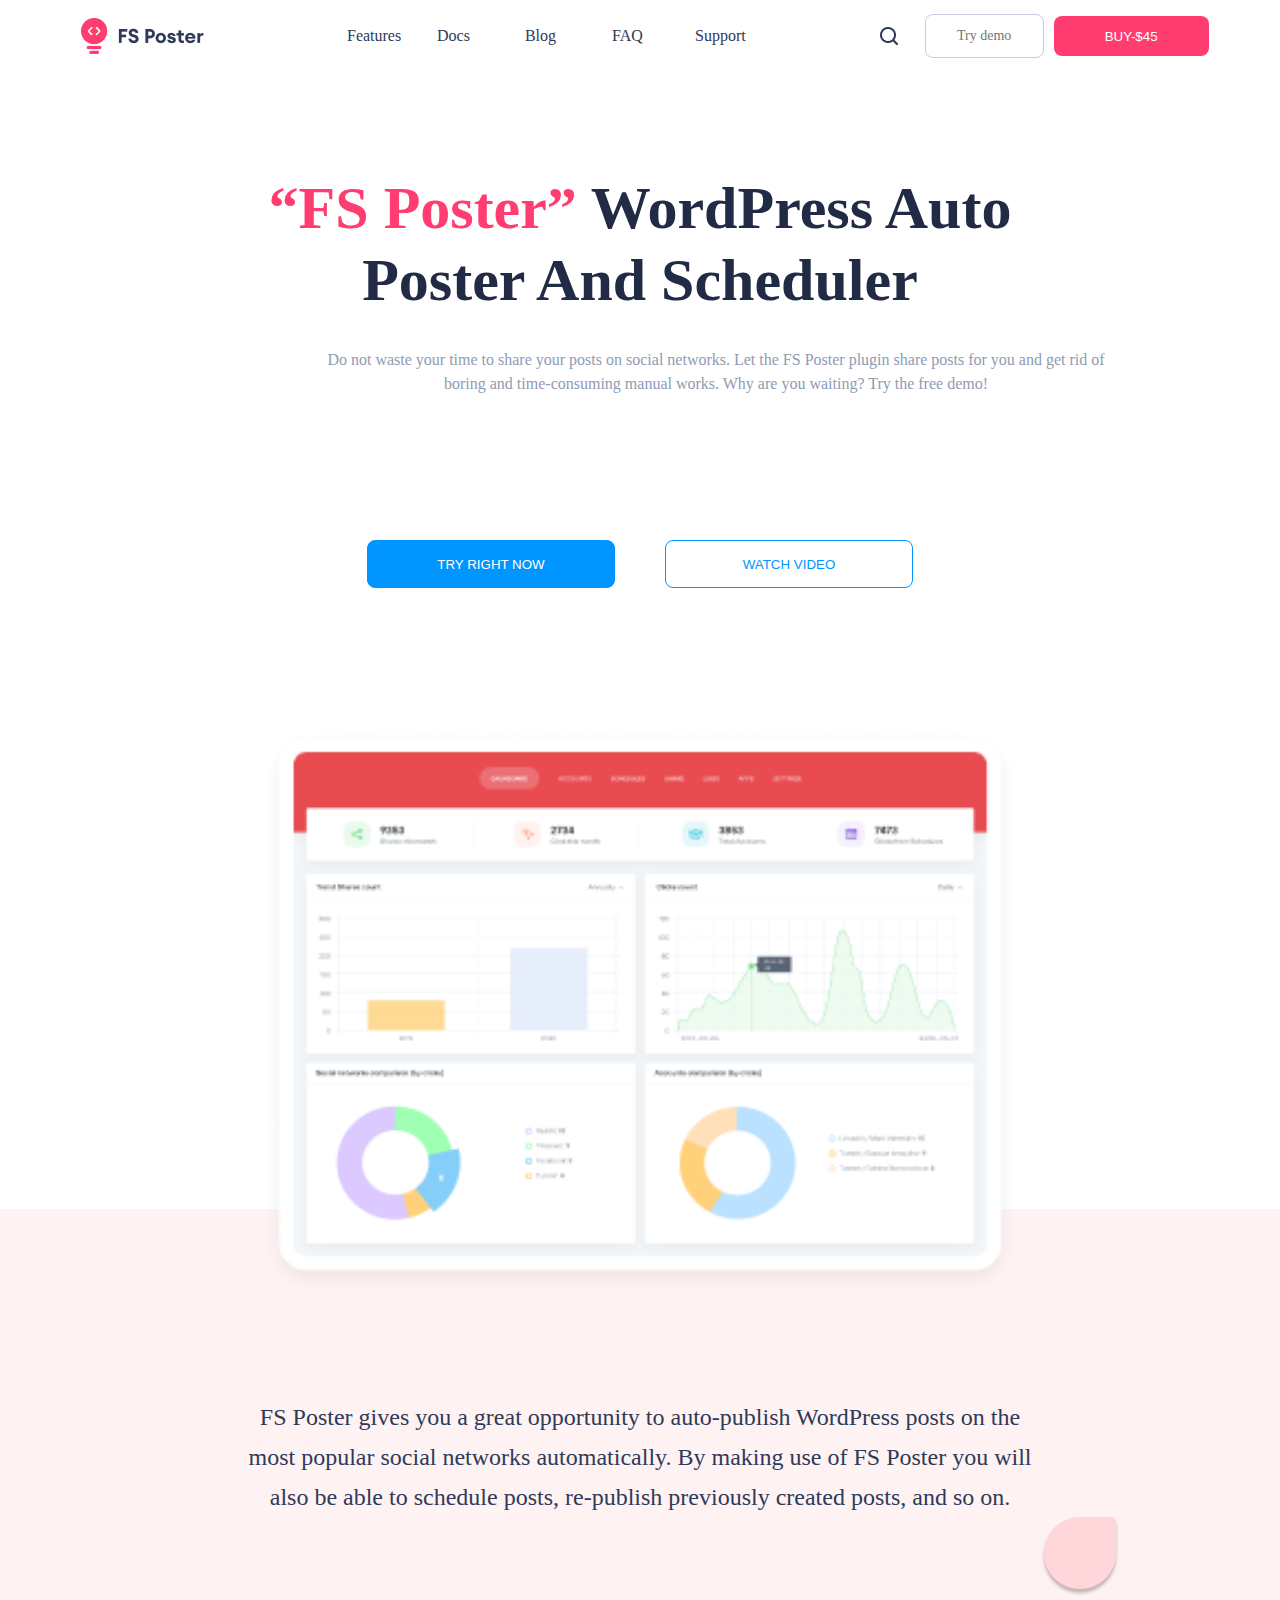
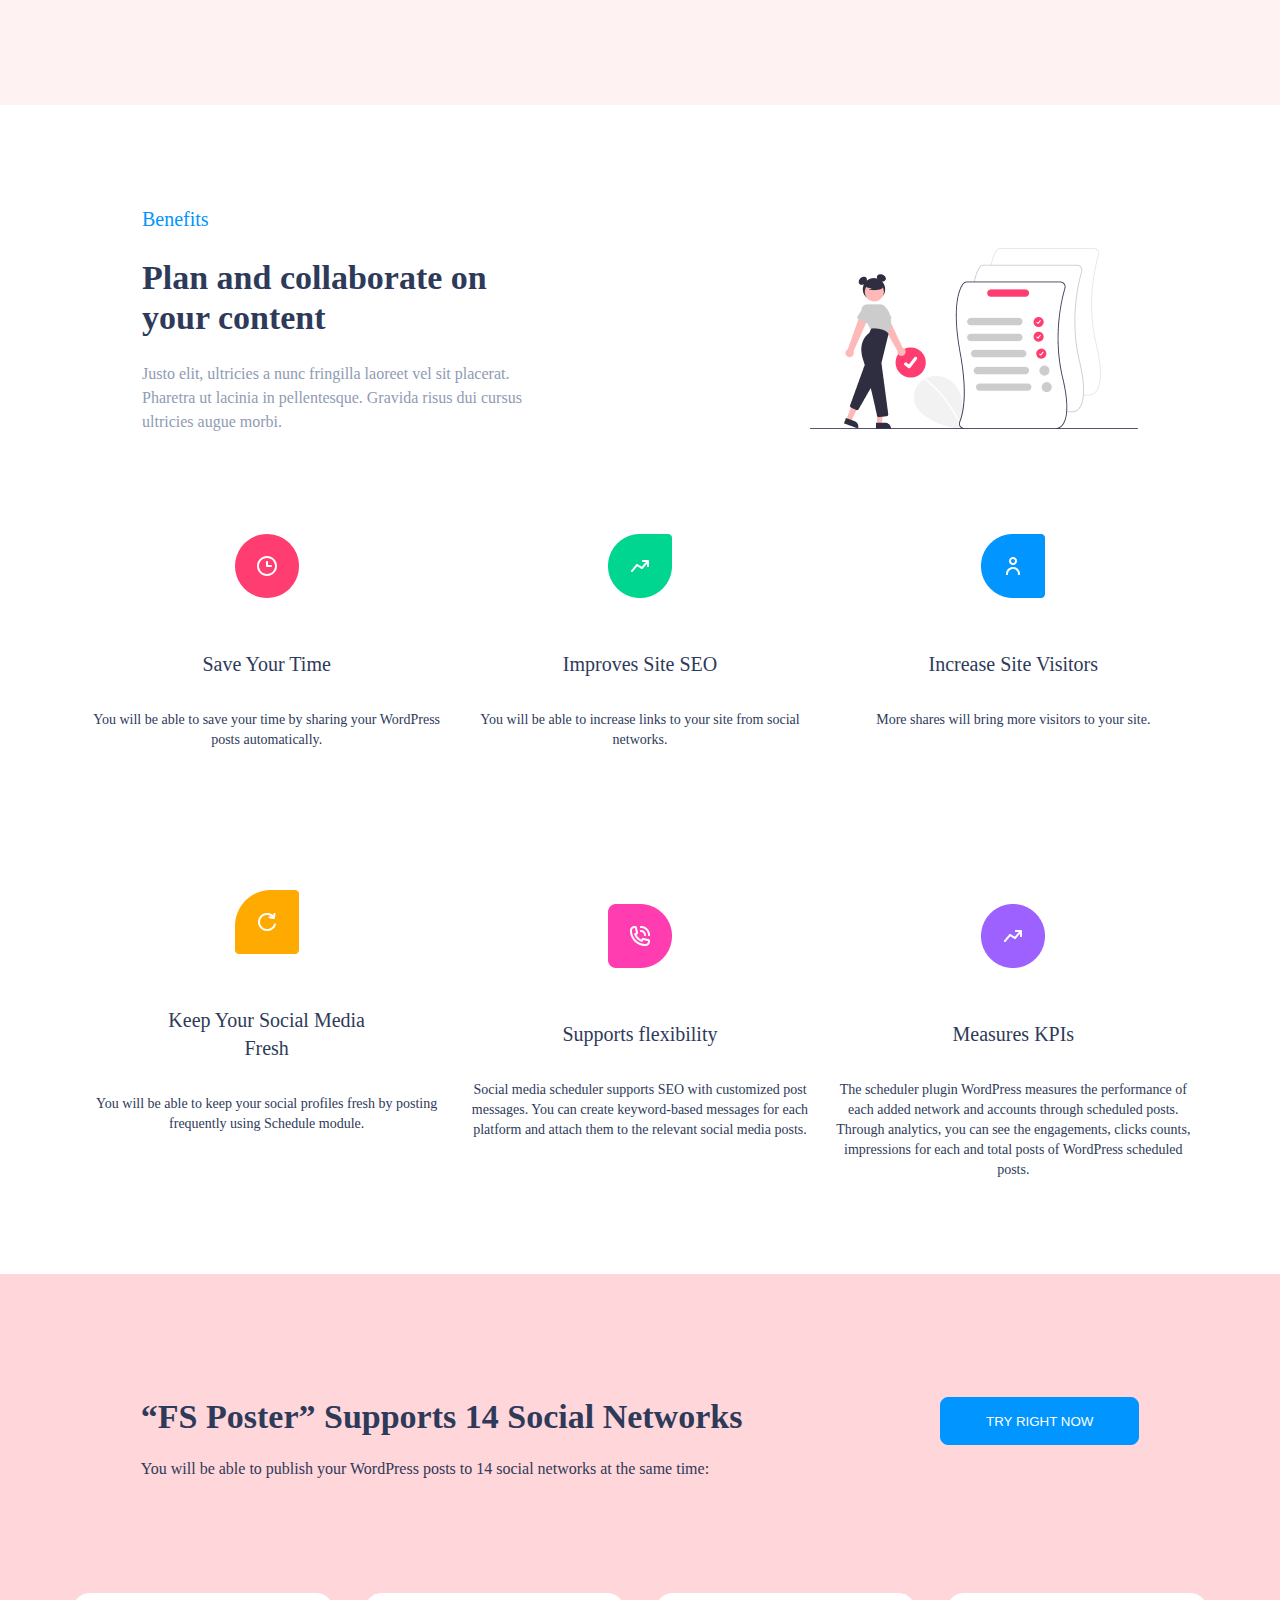
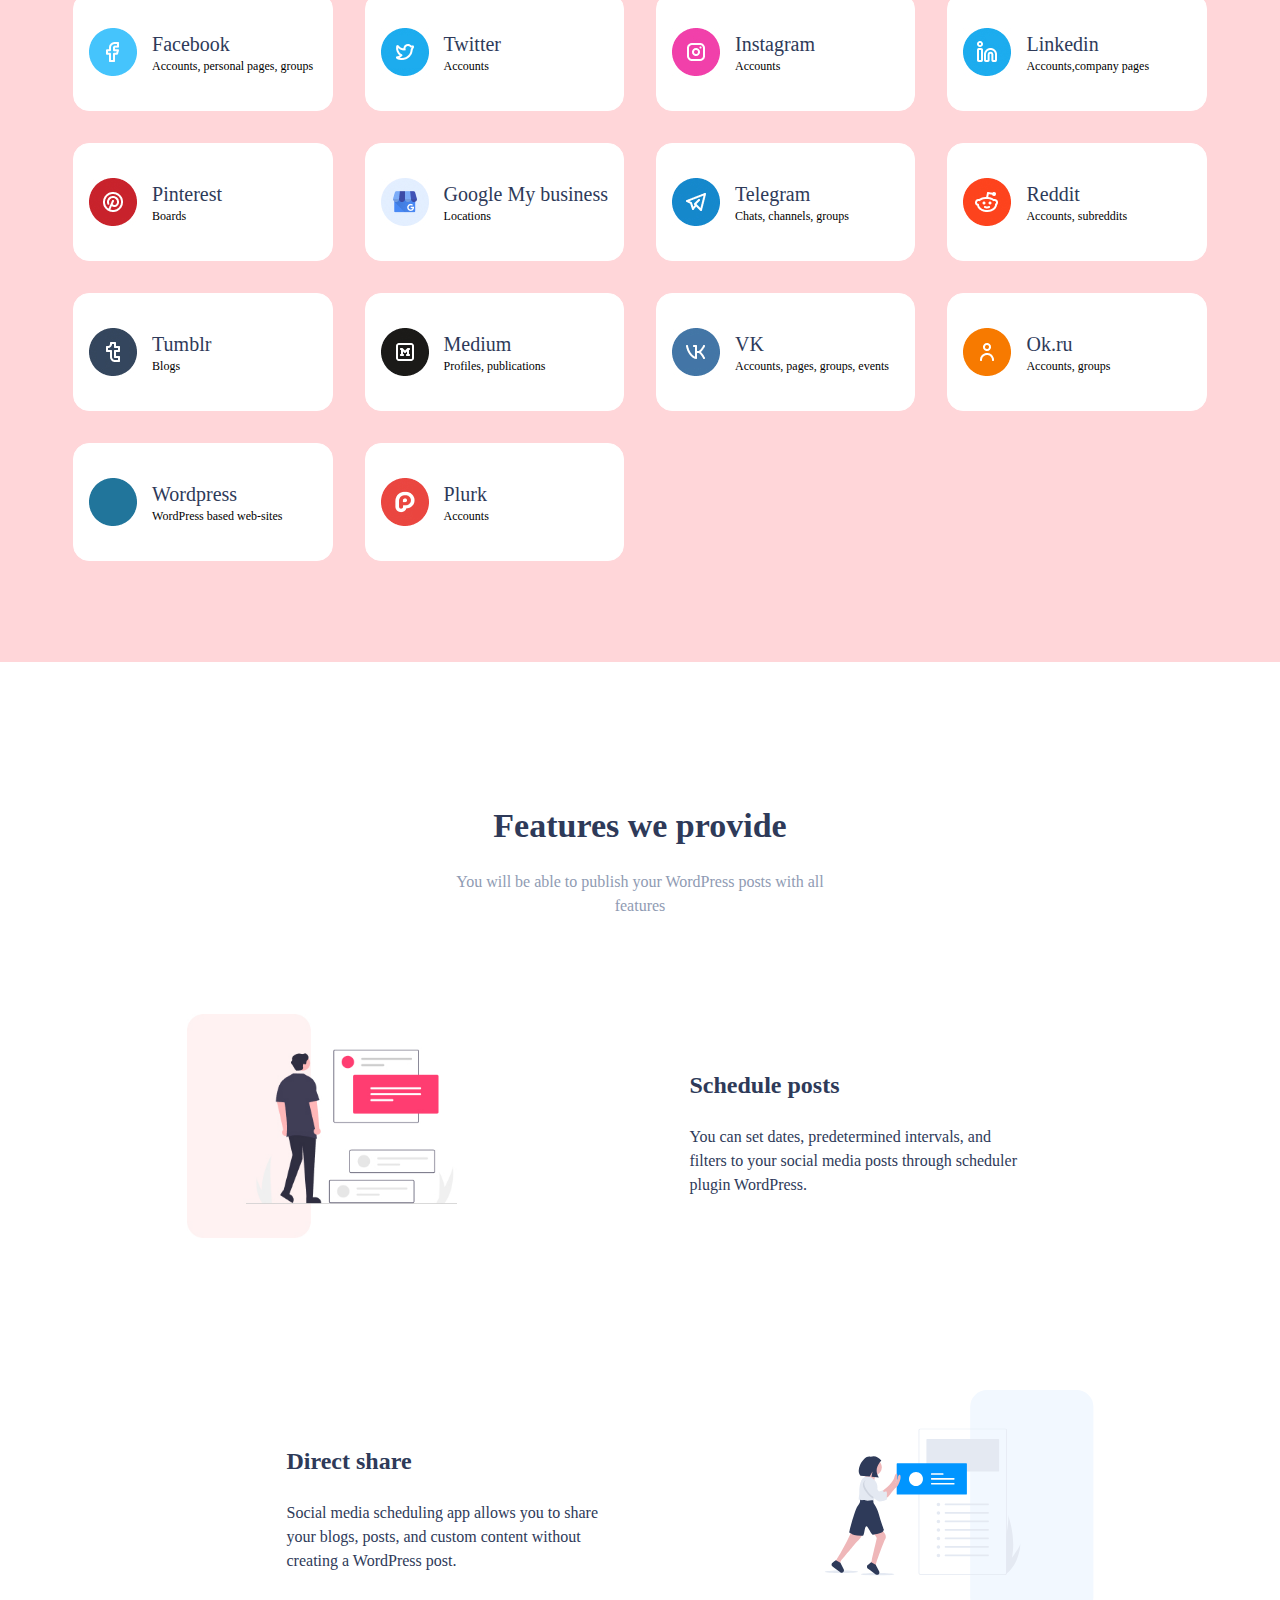
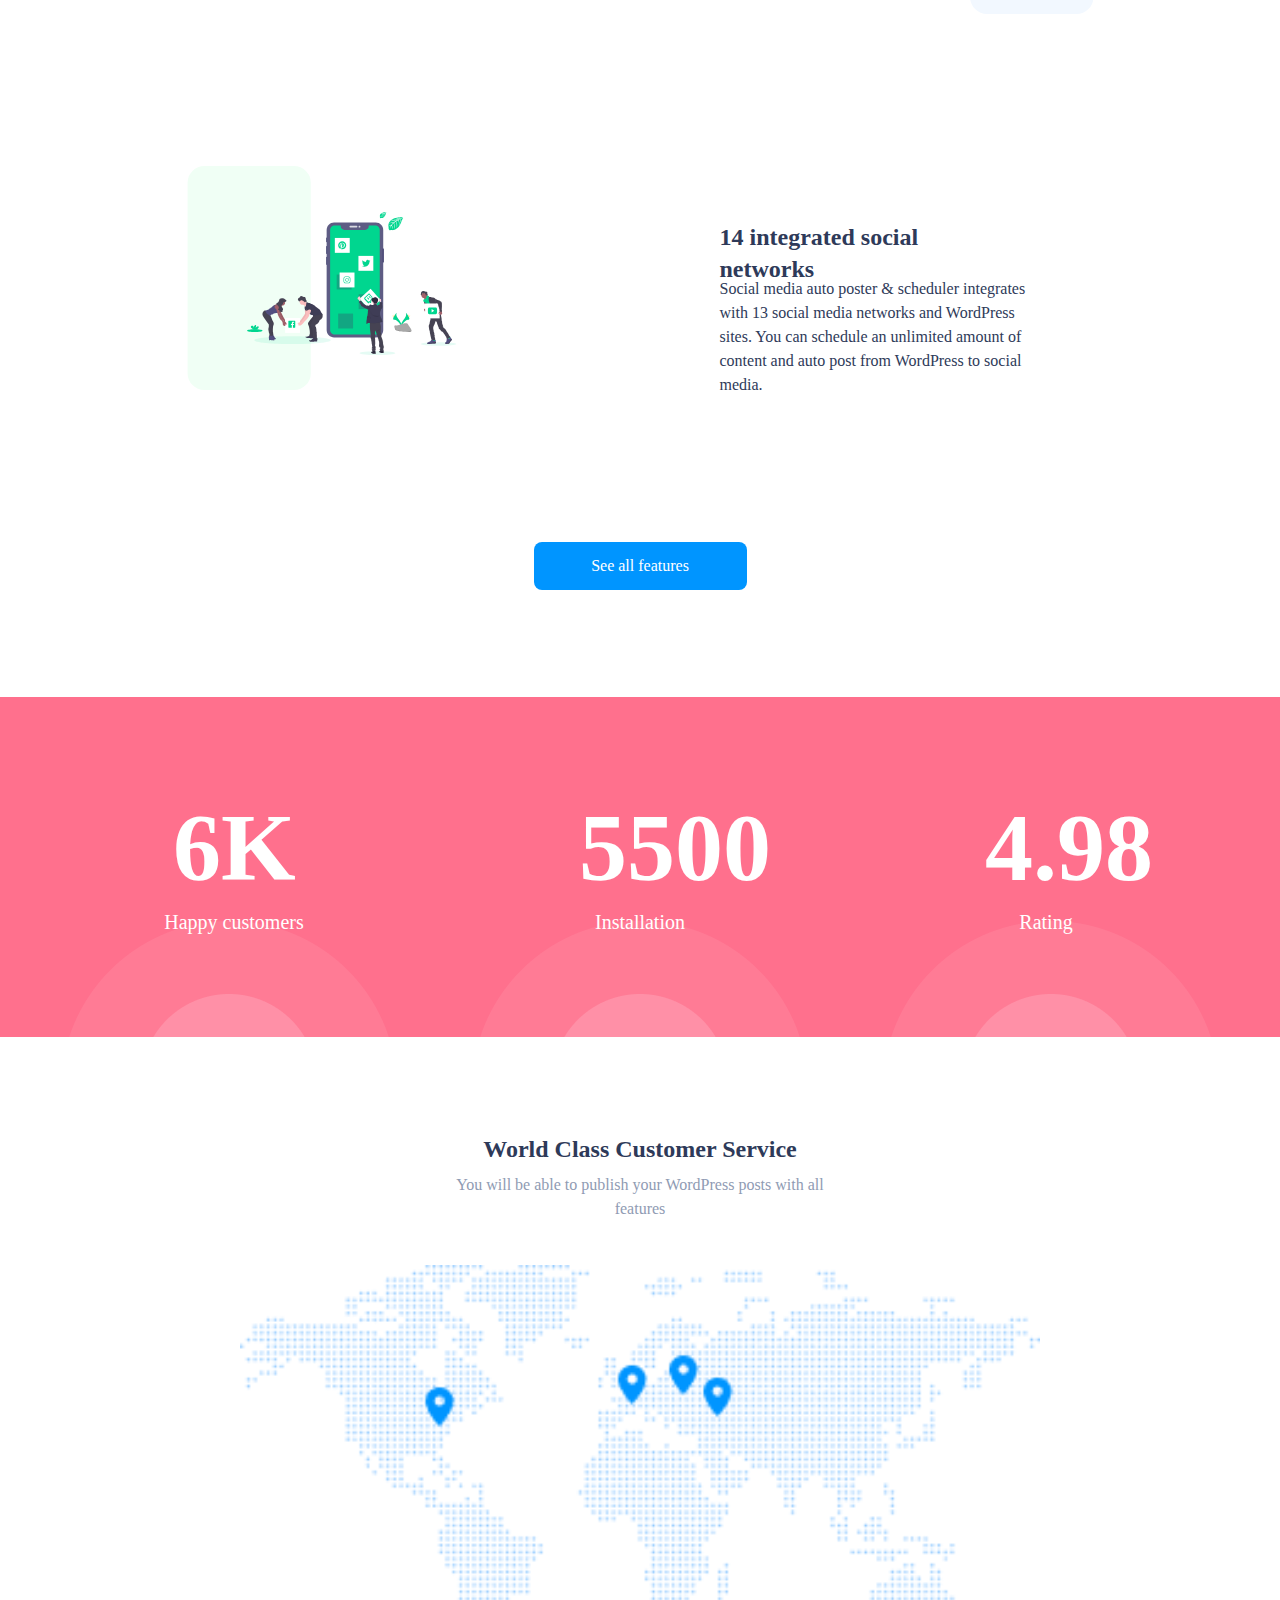
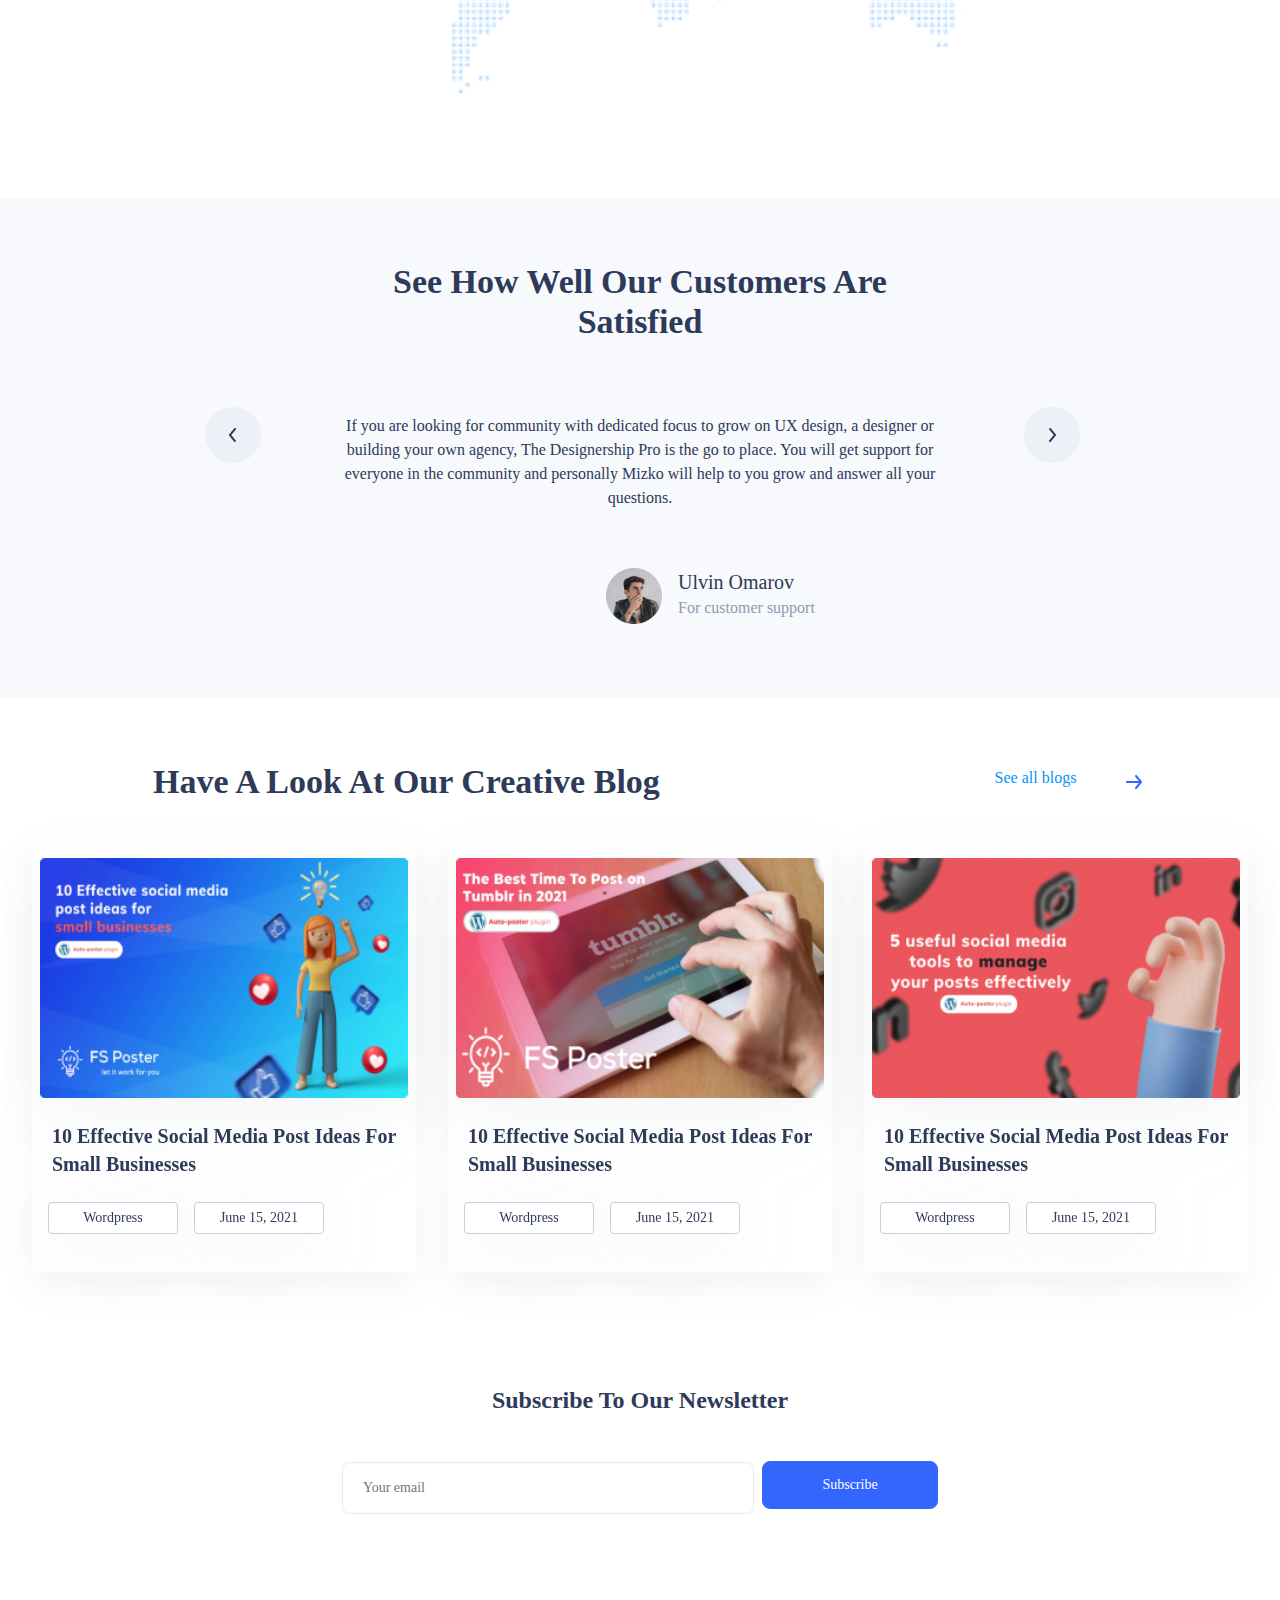
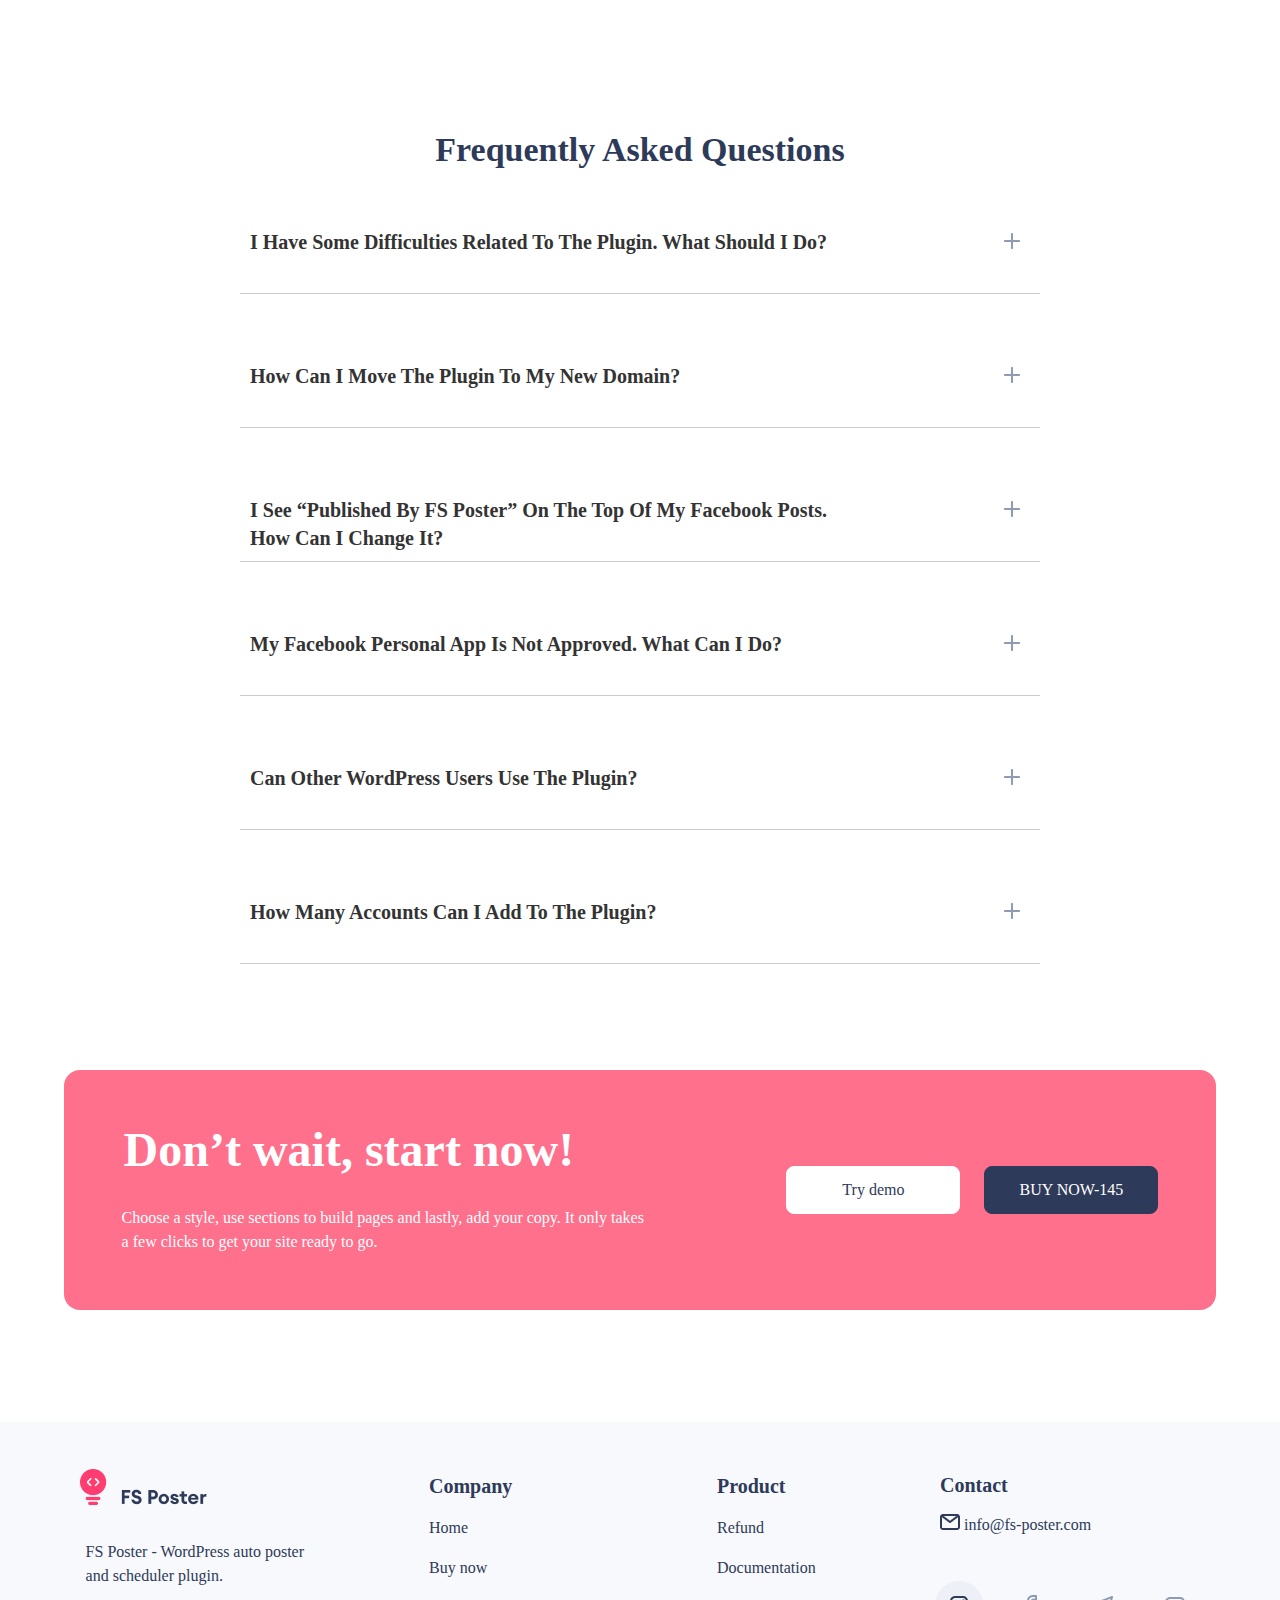
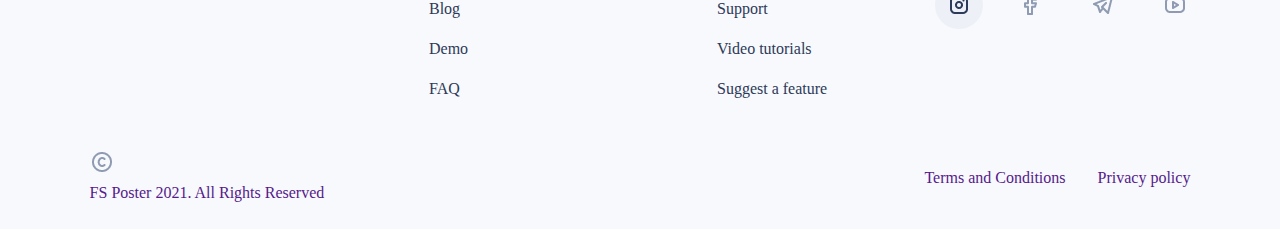
<file: home.html>
<!DOCTYPE html>
<html lang="en">
<head>
    <meta charset="UTF-8">
    <meta http-equiv="X-UA-Compatible" content="IE=edge">
    <meta name="viewport" content="width=device-width, initial-scale=1.0">
    <title>Home</title>
    <link href="https://fonts.cdnfonts.com/css/euclid-circular-a" rel="stylesheet">
    <link rel="stylesheet" href="reset.css">
    <link rel="stylesheet" href="./css/home.css">
   
</head>
<body>
    <nav>
    <div class="nav-bar">
        <div class="left-side">
        <img class='burger' src="./images/menu.png" alt="">
        <img src="./images/Group 28.png" alt="">
        <img src="./images/FS Poster.png" alt="">
        </div>
        <div class="center-of-nav">
        <a href="features.html">Features</a>
        <a href="">Docs</a>
        <a href="">Blog</a>
        <a href="faq.html">FAQ</a>
        <a href="">Support</a>
        </div>
        <div class="right-side">
       <img src="./images/search.png" alt="">
       <input class="nav-input" type="text" placeholder="Try demo">
        <button  class="btn-nav">BUY-$45</button>
       </div>
    </div>
    </nav>

    <div class="box1">
        <div class="container1">
<div class="head1">
<h1> <span> “FS Poster” </span>WordPress Auto Poster And Scheduler</h1>
<p>Do not waste your time to share your posts on social networks. Let the FS Poster 
    plugin share posts for you and get rid of boring and time-consuming manual works. 
Why are you waiting? Try the free demo!</p></div>
<div class="btns1">  
    <button class="btn-watch-video">WATCH VIDEO</button>
    <button class="btn-try-now">TRY RIGHT NOW</button>
</div> 
<div class="schedule-img">
<img src="./images/image_2021-04-16_18-35-02 1fsposter.png" alt="">
</div>
<div class="btns">  
    <button class="btn2-watch-video">WATCH VIDEO</button>
    <button class="btn2-try-now">TRY RIGHT NOW</button>
</div> 
</div>
</div>
<div class="bg-pink">
    <img class="semi-oval"  src="./images/Rectangle 32.png" alt="">
    <p>FS Poster gives you a great opportunity to auto-publish WordPress posts on the most popular social networks 
        automatically. By making use of FS Poster you will also be able to schedule posts, 
        re-publish previously created posts, and so on.</p>
 <div class="drop">   <img  src="./images/Rectangle 31.png" alt=""></div>
    
    </div>

<div class="benefits">
    <div class="left">
        <a href="#">Benefits</a>
        <h4>Plan and collaborate on your content</h4>
       <p>Justo elit, ultricies a nunc fringilla laoreet vel sit placerat. Pharetra ut lacinia in pellentesque. Gravida 
        risus dui cursus ultricies augue morbi.</p>
    </div>
    <div class="right">
        <img src="./images/undraw_To_do_list_re_9nt7 1.png" alt="">
    </div>
</div>
<div class="benefit-box">
<div class="benefit-cards">
    <div class="benefit-card">
        <img src="./images/Group 5408.svg" alt="">
    <h5>Save Your Time</h5>
    <p>You will be able to save your time by sharing your WordPress posts automatically.</p>
    </div>
    <div class="benefit-card">
        <img src="./images/green.png" alt="">
        <h5>Improves Site SEO</h5>
        <p>You will be able to increase links to your site from social networks.</p>
    </div>
    <div class="benefit-card">
        <img src="./images/blue.png" alt="">
        <h5>Increase Site Visitors</h5>
        <p>More shares will bring more visitors to your site.</p>
    </div>
    <div class="benefit-card">
        <img src="./images/Group 5408.png" alt="">
        <h5>Keep Your Social Media Fresh</h5>
        <p>You will be able to keep your social profiles fresh by posting frequently using Schedule module.</p>
    </div>
    <div class="benefit-card">
        <img src="./images/fusya.png" alt="">
        <h5>Supports flexibility</h5>
        <p>Social media scheduler supports SEO with customized post messages. You can create keyword-based messages for each platform and attach them to the relevant social media posts.</p>
    </div>
    <div class="benefit-card">
        <img src="./images/purple.png" alt="">
        <h5>Measures KPIs</h5>
        <p>The scheduler plugin WordPress measures the performance of each added network and accounts through scheduled posts. Through analytics, you can see the engagements, clicks counts, impressions for each and total posts of WordPress scheduled posts.</p>
    </div>
</div></div>

<div class="social-networks">
    <div class="part1">
        <div class="info">
        <h2>“FS Poster” Supports 14 Social Networks</h2>
        <p>You will be able to publish your WordPress
             posts to 14 social networks at the same time:</p>
    </div>
        <button class="btn-lg" >TRY RIGHT NOW</button>
</div>
    <div class="part2">
        <div class="social-network-card">
            <img src="./images/face.png" alt="">
           <div class="col"> <h1>Facebook</h1>
            <p>Accounts, personal pages, groups</p>
        </div></div>
        <div class="social-network-card">
            <img src="./images/twiter.jpg" alt="">
            <div class="col">      <h1>Twitter</h1>
       <p>Accounts</p>
        </div> </div>
        <div class="social-network-card">
            <img src="./images/insta.jpg" alt="">
            <div class="col">       <h1>Instagram</h1>
            <p>Accounts</p>
        </div></div>
        <div class="social-network-card">
            <img src="./images/linkedin.jpg" alt="">
            <div class="col">         <h1>Linkedin</h1>
            <p>Accounts,company pages</p>
        </div></div>
        <div class="social-network-card">
            <img src="./images/pinterest.jpg" alt="">
            <div class="col">        <h1>Pinterest</h1>
            <p>Boards</p>
        </div></div>
        <div class="social-network-card">
            <img src="./images/google.jpg" alt="">
            <div class="col">       <h1>Google My business</h1>
            <p>Locations</p>
        </div></div>
        <div class="social-network-card">
            <img src="./images/telegram.jpg" alt="">
            <div class="col">        <h1>Telegram</h1>
            <p>Chats, channels, groups</p>
        </div></div>
        <div class="social-network-card">
            <img src="./images/reddit.jpg" alt="">
            <div class="col">     <h1>Reddit</h1>
            <p>Accounts, subreddits</p>
        </div></div>
        <div class="social-network-card">
            <img src="./images/tumblr.jpg" alt="">
            <div class="col">        <h1>Tumblr</h1>
            <p>Blogs</p>
        </div></div>
        <div class="social-network-card">
             <img src="./images/medium.jpg" alt="">
             <div class="col">       <h1>Medium</h1>
            <p>Profiles, publications</p>
        </div></div>
        <div class="social-network-card">
            <img src="./images/VK.jpg" alt="">
            <div class="col">       <h1>VK</h1>
            <p>Accounts, pages, groups, events</p>
        </div></div>
        <div class="social-network-card">
            <img src="./images/ok.png" alt="">
            <div class="col">      <h1>Ok.ru</h1>
            <p>Accounts, groups</p>
        </div></div>
        <div class="social-network-card">
            <img src="./images/wordpress.png" alt="">
            <div class="col">         <h1>Wordpress</h1>
            <p>WordPress based web-sites</p>
        </div></div>
        <div class="social-network-card">
            <img src="./images/plurk.jpg" alt="">
            <div class="col">       <h1>Plurk</h1>
            <p>Accounts</p>
        </div></div>
        <button class="btn-mobile" >TRY RIGHT NOW</button>

    </div>
</div>

<div class="features-box">
    <div class="features-container">  
    <div class="head">
        <h1>Features we provide</h1>
        <p>You will be able to publish your WordPress posts with all features</p>
    </div>
<div class="row">
    <img src="./images/Group 5611.jpg" alt="">

    <div class="info info1">
        <h1>Schedule posts</h1>
        <p>You can set dates, predetermined intervals, and filters to your social media posts through scheduler plugin WordPress. </p>
    </div>
</div>

<div class="row row2">
    <img src="./images/Group 5591.svg" alt="">
    <div class="info info2">
        <h1>Direct share</h1>
        <p>Social media scheduling app allows you to share your blogs, posts, and custom content without creating a WordPress post.  </p>
    </div>
    
</div>

<div class="row ">
    <img src="./images/Group 5612.svg" alt="">
    <div class="info info3">
        <h1>14 integrated social networks</h1>
        <p>Social media auto poster & scheduler integrates with 13 social media networks and WordPress sites. You can schedule an unlimited amount of content and auto post from WordPress to social media. </p>
    </div>
</div>
<div class="btn-features">
<button>See all features</button>
</div>
</div>
</div>


<div class="rating">
    <div class="rate-boxes">
    <div class="rate-box">
       <h1>6K</h1>
       <p>Happy customers</p>
    </div>
    <div class="rate-box">
        <h1>5500</h1>
        <p>Installation</p>
    </div>
    <div class="rate-box">
        <h1>4.98</h1>
        <p>Rating</p>
    </div>
</div>
   <div class="transparent-img">
    <img class='img1' src="./images/Group 8.png" alt="">
    <img class='img2' src="./images/Group 8.png" alt="">
    <img class='img3' src="./images/Group 8.png" alt="">
</div>
</div>
 
<div class="map-container">
<div class="map-box">
    <h1>World Class Customer Service</h1>
    <p>You will be able to publish your WordPress posts with all features</p>
   <img src="./images/map.png" alt="">
</div>
</div>

<div class="comments-box">
<div class="info">
    <h1>See How Well Our Customers Are Satisfied</h1>
    <p>If you are looking for community with dedicated focus to grow on UX design, a designer or building your own agency, The Designership Pro is the go to place. You will get support for everyone in the community and personally Mizko will 
        help to you grow and answer all your questions. </p>
</div>
<div class="profile">
    <img src="./images/Ellipse 6.png" alt="">
<div class="ulvin">
    <h1>Ulvin Omarov</h1>
    <p>For customer support</p>
</div>
</div>
<div class="scroll">
<img src="./images/Group 5572.png" alt="">
</div>
<div class="previous">
    <img src="./images/Group 13.png" alt="">
</div>
<div class="next">
    <img src="./images/Group 12.png" alt="">
</div>
</div>
<div class="creative-box">
<div class="creative-head">
    <h1>Have A Look At Our Creative Blog</h1>
 <div class="right-side">  
    <a href="">See all blogs</a>
    <img src="./images/arrow-right.svg" alt="">
</div></div> 
<div class="creative-cards">
<div class="creative-card">
    <img src="./images/Rectangle 26.png" alt="">
<h1>10 Effective Social Media Post Ideas For Small Businesses</h1>
<div class="btn-box">
<button>Wordpress</button><button>June 15, 2021</button>
</div></div>
    <div class="creative-card">
    <img src="./images/Rectangle 26(2).png" alt="">
    <h1>10 Effective Social Media Post Ideas For Small Businesses</h1>
    <div class="btn-box">
    <button>Wordpress</button><button>June 15, 2021</button>
</div>
</div>
    <div class="creative-card">
    <img src="./images/Rectangle 26(3).png" alt="">
    <h1>10 Effective Social Media Post Ideas For Small Businesses</h1>
<div class="btn-box">
    <button>Wordpress</button><button>June 15, 2021</button>
</div></div>
<div class="creative-link">
    <a href="">See all blogs</a>
    <img src="./images/arrow-right.svg" alt="">
</div>
</div>

<div class="subscribe">
    <h1>Subscribe To Our 
        Newsletter</h1>
        <div class="input-btn">
        <input type="email" placeholder="Your email">
        <button>Subscribe</button>
    </div>
</div>


</div>
<div class="accordion-box">
<div class="accordion">
    <h1>Frequently Asked Questions</h1>
    <div class="accordion-section">
      <a href="#section1">I Have Some Difficulties Related To The Plugin. What Should I Do?</a>
      <img src="./images/plus.png" alt="">
      <div id="section1" class="accordion-content">
        <p>Content of section 1</p>
      </div>
    </div>
    <div class="accordion-section">
      <a href="#section2">How Can I Move The Plugin To My New Domain?</a>
      <img src="./images/plus.png" alt="">
      <div id="section2" class="accordion-content">
        <p>
            1. Go to the FS Poster settings > General settings and disable the License status option;
            2. And install the plugin on your new website.          
            Note that we highly recommend exporting the plugin data in the Export & Import settings before disabling the option.</p>
      </div>
    </div>
    <div class="accordion-section">
        <a href="#section3">I See “Published By FS Poster” On The Top Of My Facebook Posts. How Can
            I Change It?
            </a>  <img src="./images/plus.png" alt="">
        <div id="section1" class="accordion-content">
          <p>Content of section 1</p>
        </div>
      </div>
      <div class="accordion-section">
        <a href="#section4">My Facebook Personal App Is Not Approved. What Can I Do?
        </a>  <img src="./images/plus.png" alt="">
        <div id="section1" class="accordion-content">
          <p>Content of section 1</p>
        </div>
      </div>
      <div class="accordion-section">
        <a href="#section5">Can Other WordPress Users Use The Plugin?
        </a>  <img src="./images/plus.png" alt="">
        <div id="section1" class="accordion-content">
          <p>Content of section 1</p>
        </div>
      </div>
      <div class="accordion-section">
        <a href="#section6">How Many Accounts Can I Add To The Plugin?</a>
        <img src="./images/plus.png" alt="">
        <div id="section1" class="accordion-content">
          <p>Content of section 1</p>
        </div>
      </div> 
  </div>
</div>
<div class="finally-end-box">
<div class="finally-end-container">
  <div class="finally-end"> 
    <div class="info">
    <h1>Don’t wait, start now!</h1>
    <p>Choose a style, use sections to build pages and lastly, add your copy. It only takes a few clicks to get your site ready to go.</p>
</div>
    <div class="btns">
    <button class="light">Try demo</button>
    <button class="dark">BUY NOW-145</button>
</div>
<img src="./images/Group 8.png" alt="">
</div>
</div> 
</div>


<div class="footer">
    <div class="footer-box">
    <div class="row1">
  <div class="footer-col1">
   <div class="logo-box">
 <img class="logo" src="./images/Group 28.png" alt="">  
  <img src="./images/FS Poster.png" alt=""></div>
  <p>FS Poster - WordPress auto poster and scheduler plugin.</p>
  </div>
  <div class="footer-col">
    <h3 class="foothead">Company</h3>
    <h6>Home</h6>
    <h6>Buy now </h6>
    <h6>Blog</h6>
    <h6>Demo</h6>
    <h6>FAQ</h6>
  </div>
  <div class="footer-col">
    <h3 class="foothead">Product</h3>
    <h6>Refund</h6>
    <h6>Documentation </h6>
    <h6>Support</h6>
    <h6>Video tutorials</h6>
    <h6>Suggest a feature</h6>
  </div>
  <div class="footer-col contact">
    <h3 class="foothead">Contact</h3>
   <a class="mail">
    <img src="./images/mail.png" alt="">
    info@fs-poster.com
   </a>
  <div class="social-media">
    <img src="./images/Group 4.png" alt="">
</div>
   
  </div>
  </div>
  <div class="row2">
    <div class="copyright">
        <a href="">
        <img src="./images/copyright.png" alt="">
        <p>FS Poster 2021. All Rights Reserved</p></a>
   </div>
    <div class="privacy">
        <a href="">Terms and Conditions </a>
        <a href="">Privacy policy</a>
    </div>
  </div>
  </div>
</div>

</body>
</html>
</file>
<file: css/home.css>
* a {
  text-decoration: none;
}

.nav-bar {
  border: 1px solid rgb(227, 221, 221);
  height: 72px;
  display: flex;
  justify-content: space-around;
  align-items: center;
}
.nav-bar .btn-nav {
  border: #ff3d71;
  background-color: #ff3d71;
  color: #ffffff;
  border-radius: 8px;
  width: 93px;
  height: 40px;
  margin-left: 10px;
}
.nav-bar .left-side {
  display: flex;
  justify-content: center;
  align-items: center;
}
.nav-bar .left-side img {
  margin-left: 10px;
}
.nav-bar .center-of-nav {
  display: none;
}
.nav-bar .right-side {
  display: flex;
  justify-content: center;
  align-items: center;
}
.nav-bar .right-side .nav-input {
  display: none;
}

@media (min-width: 992px) {
  .nav-bar .right-side .nav-input {
    height: 40px;
    width: 113px;
    border-radius: 8px;
    border: 1px solid #c5cee0;
    text-align: center;
    margin-left: 24px;
    font-family: Euclid Circular A;
    font-size: 14px;
    font-weight: 400;
    line-height: 16px;
    letter-spacing: 0px;
    color: #2E3A59;
    display: inline-block;
  }
  .nav-bar {
    border: none;
  }
  .nav-bar .burger {
    display: none;
  }
  .nav-bar .btn-nav {
    width: 155px;
    height: 40px;
  }
  .nav-bar .center-of-nav {
    display: flex;
    gap: 48px;
  }
  .nav-bar .center-of-nav a {
    height: 24px;
    width: 39px;
    font-family: Euclid Circular A;
    font-size: 16px;
    font-weight: 400;
    line-height: 24px;
    letter-spacing: 0em;
    text-align: center;
    color: #2E3A59;
  }
}
.footer-box {
  display: flex;
  flex-direction: column;
  align-items: center;
  padding-top: 56px;
  padding-bottom: 24px;
  background-color: #f7f9fc;
}
.footer-box .row1 {
  display: grid;
  grid-template-columns: 1fr;
  padding-bottom: 24px;
}
.footer-box .row1 .footer-col1 {
  display: flex;
  flex-direction: column;
  align-items: center;
  gap: 32px;
}
.footer-box .row1 .footer-col1 p {
  width: 85%;
  height: 48px;
  font-family: Euclid Circular A;
  font-size: 16px;
  font-weight: 400;
  line-height: 24px;
  letter-spacing: 0em;
  text-align: center;
  color: #2E3A59;
}
.footer-box .row1 .footer-col {
  display: grid;
  justify-content: center;
  align-items: center;
  gap: 14px;
}
.footer-box .row1 .footer-col .foothead {
  margin-top: 40px;
  font-family: Euclid Circular A;
  font-size: 20px;
  font-weight: 400;
  line-height: 28px;
  letter-spacing: 0em;
  font-weight: 600;
  text-align: center;
  color: #2E3A59;
}
.footer-box .row1 .footer-col .mail {
  padding-left: 60px;
  padding-bottom: 38px;
  font-family: Euclid Circular A;
  font-size: 16px;
  font-weight: 400;
  line-height: 24px;
  letter-spacing: 0em;
  color: #2E3A59;
  text-align: left;
}
.footer-box .row1 .footer-col .logo {
  margin-right: 16px;
}
.footer-box .row1 .footer-col h6 {
  height: 24px;
  width: 134px;
  text-align: center;
  font-family: Euclid Circular A;
  font-size: 16px;
  font-weight: 400;
  line-height: 24px;
  letter-spacing: 0em;
  color: #2E3A59;
}
.footer-box .row2 {
  display: grid;
  grid-template-columns: 1fr;
  border-top: 1px solid #EDF1F7;
}
.footer-box .row2 .copyright {
  display: flex;
  justify-content: center;
  align-items: center;
  margin-top: 24px;
  gap: 8px;
  font-family: Euclid Circular A;
  font-size: 16px;
  font-weight: 400;
  line-height: 24px;
  letter-spacing: 0em;
  color: #2E3A59;
  text-align: left;
}
.footer-box .row2 .privacy {
  display: none;
}

@media (min-width: 992px) {
  .footer-box {
    padding-top: 9px;
  }
  .footer-box .row1 {
    grid-template-columns: 1fr 1fr 1fr 1fr;
    width: 90%;
  }
  .footer-box .row1 .footer-col1 {
    margin-top: 38px;
  }
  .footer-box .row1 .footer-col1 p {
    text-align: left;
  }
  .footer-box .row1 .footer-col1 .logo-box {
    margin-right: 130px;
  }
  .footer-box .row1 .footer-col1 .logo-box .logo {
    padding-right: 10px;
  }
  .footer-box .row1 .footer-col .foothead {
    text-align: left;
  }
  .footer-box .row1 .footer-col h6 {
    text-align: left;
  }
  .footer-box .row1 .footer-col .mail {
    padding-left: 0px;
    padding-bottom: 100px;
  }
  .footer-box .row1 .footer-col .social-media {
    position: relative;
    bottom: 70px;
    right: 5px;
  }
  .footer-box .row2 {
    display: flex;
    justify-content: space-between;
    align-items: center;
    width: 86%;
    border-top: none;
  }
  .footer-box .row2 .privacy {
    display: flex;
    justify-content: center;
    align-items: center;
    gap: 32px;
    margin-top: 24px;
    font-family: Euclid Circular A;
    font-size: 16px;
    font-weight: 400;
    line-height: 24px;
    letter-spacing: 0em;
    color: #2E3A59;
    text-align: right;
  }
}
.box1 {
  display: flex;
  justify-content: center;
  align-items: center;
}
.box1 .container1 {
  width: 90%;
  padding: 20px;
  margin-top: 30px;
}
.box1 .container1 .head1 {
  text-align: center;
  width: 100%;
  margin-bottom: 24px;
}
.box1 .container1 .head1 h1 {
  font-family: Euclid Circular A;
  font-size: 24px;
  font-weight: 600;
  line-height: 32px;
  letter-spacing: 0em;
  text-align: center;
  color: #2E3A59;
  color: #222b45;
  margin-bottom: 32px;
}
.box1 .container1 .head1 span {
  color: #ff3d71;
}
.box1 .container1 p {
  font-family: Euclid Circular A;
  font-size: 14px;
  font-weight: 400;
  line-height: 20px;
  letter-spacing: 0em;
  text-align: center;
  color: #8f9bb3;
  margin-bottom: 24px;
}
.box1 .container1 .btns1 {
  display: none;
}
.box1 .container1 .btns {
  display: flex;
  justify-content: center;
  align-items: center;
  flex-wrap: wrap;
}
.box1 .container1 .btn2-watch-video {
  margin-top: 24px;
  border: 1px solid #0095ff;
  color: #0095ff;
  background-color: #ffffff;
}
.box1 .container1 button {
  width: 248px;
  height: 48px;
  border-radius: 8px;
  padding: 12px;
  margin-bottom: 24px;
}
.box1 .container1 .btn2-try-now {
  border: 1px solid #0095ff;
  color: #ffffff;
  background-color: #0095ff;
}

.bg-pink {
  background: url("../../images/Rectangle 8.png");
}
.bg-pink p {
  font-family: Euclid Circular A;
  font-size: 24px;
  font-weight: 400;
  line-height: 40px;
  letter-spacing: 0em;
  text-align: center;
  color: #2E3A59;
  position: relative;
  bottom: 35px;
}
.bg-pink .drop {
  display: flex;
  justify-content: flex-end;
  position: relative;
  bottom: 40px;
}

.benefits {
  margin-top: 56px;
  margin-bottom: 80px;
  display: flex;
  justify-content: center;
  align-items: center;
  flex-direction: column;
}
.benefits .left {
  width: 90%;
}
.benefits .left a {
  display: flex;
  justify-content: center;
  align-items: center;
  font-family: Euclid Circular A;
  font-size: 20px;
  font-weight: 400;
  line-height: 28px;
  letter-spacing: 0em;
  color: #0095ff;
}
.benefits .left h4 {
  text-align: center;
  font-family: Euclid Circular A;
  font-size: 24px;
  font-weight: 600;
  line-height: 32px;
  letter-spacing: 0em;
  text-align: center;
  color: #2E3A59;
  margin-bottom: 16px;
  margin-top: 24px;
}
.benefits .left p {
  text-align: center;
  font-family: Euclid Circular A;
  font-size: 16px;
  font-weight: 400;
  line-height: 24px;
  letter-spacing: 0em;
  color: #2E3A59;
  color: #8f9bb3;
}
.benefits .right {
  margin-top: 40px;
}

.benefit-cards {
  display: flex;
  justify-content: center;
  align-items: center;
  flex-direction: column;
  margin-top: 80px;
}
.benefit-cards .benefit-card {
  width: 280px;
  display: flex;
  flex-direction: column;
  align-items: center;
  gap: 20px;
  margin-bottom: 80px;
}
.benefit-cards .benefit-card h5 {
  font-family: Euclid Circular A;
  font-size: 20px;
  font-weight: 400;
  line-height: 28px;
  letter-spacing: 0em;
  text-align: center;
  color: #2E3A59;
  margin-top: 20px;
  width: 232px;
}
.benefit-cards .benefit-card p {
  font-family: Euclid Circular A;
  font-size: 14px;
  font-weight: 400;
  line-height: 20px;
  letter-spacing: 0em;
  text-align: center;
  color: #2E3A59;
}

.social-networks {
  padding-top: 48px;
  padding-bottom: 48px;
  background-color: #ffd6d9;
  display: flex;
  justify-content: center;
  align-items: center;
  flex-direction: column;
}
.social-networks .part1 {
  width: 90%;
  margin-bottom: 48px;
  padding-bottom: 0px;
}
.social-networks .part1 h2 {
  margin-bottom: 20px;
  font-family: Euclid Circular A;
  font-size: 34px;
  font-weight: 600;
  line-height: 40px;
  letter-spacing: 0em;
  color: #2E3A59;
  text-align: left;
}
.social-networks .part1 p {
  font-family: Euclid Circular A;
  font-size: 16px;
  font-weight: 400;
  line-height: 24px;
  letter-spacing: 0em;
  color: #2E3A59;
  text-align: left;
}
.social-networks .part1 .btn-lg {
  display: none;
}
.social-networks .part2 {
  display: grid;
  grid-template-columns: 1fr;
  gap: 8px;
}
.social-networks .part2 .social-network-card {
  min-height: 96px;
  max-width: 328px;
  display: flex;
  align-items: center;
  justify-content: flex-start;
  gap: 15px;
  padding-left: 15px;
  border: 1px solid #ffffff;
  border-radius: 16px;
  background-color: #ffffff;
}
.social-networks .part2 .social-network-card h1 {
  font-family: Euclid Circular A;
  font-size: 20px;
  font-weight: 400;
  line-height: 28px;
  letter-spacing: 0em;
  text-align: left;
  color: #2E3A59;
}
.social-networks .part2 .social-network-card p {
  font-family: Euclid Circular A;
  font-size: 12px;
  font-weight: 400;
  line-height: 16px;
  letter-spacing: 0em;
  text-align: left;
}
.social-networks .btn-mobile {
  display: flex;
  display: flex;
  justify-content: center;
  align-items: center;
  width: 328px;
  height: 48px;
  padding: 12px;
  border-radius: 8px;
  background-color: #0095ff;
  border: 1px solid #0095ff;
  color: #ffffff;
  margin-top: 56px;
  margin-bottom: 24px;
}

.features-box {
  display: flex;
  justify-content: center;
  align-items: center;
  flex-wrap: wrap;
}
.features-box .features-container {
  padding-bottom: 80px;
  padding-top: 80px;
}
.features-box .features-container .head {
  margin-bottom: 64px;
  display: flex;
  justify-content: center;
  align-items: center;
  flex-direction: column;
  gap: 24px;
}
.features-box .features-container .head h1 {
  font-family: Euclid Circular A;
  font-size: 24px;
  font-weight: 600;
  line-height: 32px;
  letter-spacing: 0em;
  text-align: center;
  height: 32px;
  width: 328px;
  color: #2E3A59;
}
.features-box .features-container .head p {
  font-family: Euclid Circular A;
  font-size: 16px;
  font-weight: 400;
  line-height: 24px;
  letter-spacing: 0em;
  text-align: center;
  height: 48px;
  width: 328px;
  color: #8f9bb3;
}
.features-box .features-container .row img {
  height: 224px;
  width: 270px;
}
.features-box .features-container .info {
  height: 224px;
  width: 328px;
}
.features-box .features-container h1 {
  font-family: Euclid Circular A;
  font-size: 20px;
  font-weight: 600;
  line-height: 28px;
  letter-spacing: 0em;
  text-align: left;
  height: 56px;
  width: 296px;
  color: #2E3A59;
}
.features-box .features-container p {
  font-family: Euclid Circular A;
  font-size: 16px;
  font-weight: 400;
  line-height: 24px;
  letter-spacing: 0em;
  text-align: left;
  color: #2E3A59;
  height: 168px;
  width: 328px;
}
.features-box .features-container .btn-features {
  display: flex;
  justify-content: center;
  align-items: center;
}
.features-box .features-container .btn-features button {
  font-family: Euclid Circular A;
  font-size: 16px;
  font-weight: 400;
  line-height: 20px;
  letter-spacing: 0px;
  text-align: center;
  height: 48px;
  width: 213px;
  background-color: #0095ff;
  color: #ffffff;
  border-radius: 8px;
  border: #0095ff;
  padding: 12px;
}

.rating {
  display: flex;
  justify-content: center;
  align-items: center;
  flex-direction: column;
  background-color: #ff708d;
  height: 706px;
}
.rating h1 {
  height: 64px;
  width: 61px;
  font-family: Euclid Circular A;
  font-size: 48px;
  font-weight: 600;
  line-height: 64px;
  letter-spacing: 0em;
  text-align: center;
  color: #ffffff;
}
.rating p {
  height: 28px;
  width: 166px;
  font-family: Euclid Circular A;
  font-size: 20px;
  font-weight: 400;
  line-height: 28px;
  letter-spacing: 0em;
  text-align: center;
  color: #ffffff;
}
.rating .rate-boxes {
  display: flex;
  display: flex;
  justify-content: center;
  align-items: center;
  flex-direction: column;
}
.rating .rate-box {
  margin-top: 52px;
  height: 100px;
  width: 166px;
  display: flex;
  justify-content: center;
  align-items: center;
  flex-direction: column;
}
.rating .transparent-img .img1 {
  position: relative;
  top: 65px;
}
.rating .transparent-img .img2 {
  display: none;
}
.rating .transparent-img .img3 {
  display: none;
}

.map-box {
  display: flex;
  flex-direction: column;
  align-items: center;
  padding-top: 56px;
  padding-bottom: 56px;
}
.map-box h1 {
  height: 64px;
  width: 328px;
  font-family: Euclid Circular A;
  font-size: 24px;
  font-weight: 600;
  line-height: 32px;
  letter-spacing: 0em;
  text-align: center;
  color: #2E3A59;
}
.map-box p {
  margin-bottom: 44px;
  height: 48px;
  width: 328px;
  color: #8f9bb3;
  font-family: Euclid Circular A;
  font-size: 16px;
  font-weight: 400;
  line-height: 24px;
  letter-spacing: 0em;
  text-align: center;
}
.map-box img {
  height: 175px;
}

.comments-box {
  background-color: #f7f9fc;
  padding-top: 56px;
  padding-bottom: 96px;
}
.comments-box .info {
  display: flex;
  justify-content: center;
  align-items: center;
  flex-direction: column;
  gap: 56px;
}
.comments-box .info h1 {
  height: 64px;
  width: 327px;
  font-family: Euclid Circular A;
  font-size: 24px;
  font-weight: 600;
  line-height: 32px;
  letter-spacing: 0em;
  text-align: center;
  color: #2E3A59;
}
.comments-box .info p {
  height: 168px;
  width: 328px;
  font-family: Euclid Circular A;
  font-size: 16px;
  font-weight: 400;
  line-height: 24px;
  letter-spacing: 0em;
  text-align: left;
  color: #2E3A59;
}
.comments-box .profile {
  margin-top: 56px;
  margin-left: 36px;
  height: 56px;
  gap: 16px;
  display: flex;
}
.comments-box .profile h1 {
  height: 28px;
  width: 129px;
  font-family: Euclid Circular A;
  font-size: 20px;
  font-weight: 400;
  line-height: 28px;
  letter-spacing: 0em;
  text-align: left;
  color: #2E3A59;
}
.comments-box .profile p {
  height: 24px;
  width: 160px;
  font-family: Euclid Circular A;
  font-size: 16px;
  font-weight: 400;
  line-height: 24px;
  letter-spacing: 0em;
  text-align: left;
  color: #8f9bb3;
}
.comments-box .scroll {
  display: flex;
  justify-content: center;
  align-items: center;
  margin-top: 48px;
}
.comments-box .previous {
  display: none;
}
.comments-box .next {
  display: none;
}

.creative-box {
  display: flex;
  justify-content: center;
  align-items: center;
  flex-direction: column;
  gap: 32px;
  padding-top: 64px;
  padding-bottom: 120px;
}
.creative-box .creative-head h1 {
  height: 64px;
  width: 328px;
  font-family: Euclid Circular A;
  font-size: 24px;
  font-weight: 600;
  line-height: 32px;
  letter-spacing: 0em;
  text-align: center;
  color: #2E3A59;
}
.creative-box .creative-head a {
  display: none;
}
.creative-box .creative-head img {
  display: none;
}
.creative-box .creative-cards .creative-card {
  display: flex;
  justify-content: center;
  align-items: center;
  flex-direction: column;
  gap: 24px;
  box-shadow: 0px 16px 32px 0px rgba(118, 127, 154, 0.0784313725);
  width: 328px;
  height: 379px;
  filter: drop-shadow(0px 16px 32px rgba(118, 127, 154, 0.08));
  /* Inside auto layout */
  flex: none;
  order: 0;
  flex-grow: 0;
}
.creative-box .creative-cards .creative-card h1 {
  height: 56px;
  width: 296px;
  font-family: Euclid Circular A;
  font-size: 20px;
  font-weight: 600;
  line-height: 28px;
  letter-spacing: 0em;
  text-align: left;
  color: #2E3A59;
}
.creative-box .creative-cards .creative-card .btn-box {
  display: flex;
  gap: 16px;
  padding: 0px 0px 0px 16px;
}
.creative-box .creative-cards .creative-card .btn-box button {
  display: flex;
  justify-content: center;
  align-items: center;
  height: 32px;
  background-color: white;
  padding: 6px 16px 6px 16px;
  border: 1px solid #c5cee0;
  font-family: Euclid Circular A;
  font-size: 14px;
  font-weight: 400;
  line-height: 20px;
  letter-spacing: 0em;
  text-align: left;
  color: #2E3A59;
}
.creative-box .creative-link {
  display: flex;
  justify-content: center;
  align-items: center;
  margin-top: 33px;
  gap: 8px;
}
.creative-box .creative-link a {
  color: #0095ff;
}
.creative-box .subscribe {
  display: flex;
  justify-content: center;
  align-items: center;
  gap: 24px;
  flex-direction: column;
  padding-top: 40px;
}
.creative-box .subscribe h1 {
  font-family: Euclid Circular A;
  font-size: 24px;
  font-weight: 600;
  line-height: 32px;
  letter-spacing: 0em;
  text-align: center;
  color: #2E3A59;
  height: 64px;
  width: 198px;
}
.creative-box .subscribe input {
  height: 48px;
  width: 308px;
  border: 1px solid #e4e9f2;
  border-radius: 8px;
  margin-top: 6px;
  font-family: Euclid Circular A;
  font-size: 14px;
  font-weight: 400;
  line-height: 20px;
  letter-spacing: 0em;
  text-align: left;
  color: #8f9bb3;
  padding-left: 20px;
}
.creative-box .subscribe .input-btn {
  display: flex;
  flex-direction: column;
  align-items: center;
  gap: 24px;
}
.creative-box .subscribe .input-btn button {
  height: 48px;
  width: 326px;
  border-radius: 8px;
  padding: 12px;
  border: 1px solid #3366FF;
  background-color: #3366FF;
  color: #ffffff;
  font-family: Euclid Circular A;
  font-size: 14px;
  font-weight: 400;
  line-height: 16px;
  letter-spacing: 0px;
  text-align: center;
}

.accordion-box .accordion {
  display: flex;
  justify-content: center;
  align-items: center;
  flex-direction: column;
  gap: 48px;
  margin-bottom: 96px;
}
.accordion-box .accordion h1 {
  height: 32px;
  width: 322px;
  font-family: Euclid Circular A;
  font-size: 24px;
  font-weight: 600;
  line-height: 32px;
  letter-spacing: 0em;
  text-align: center;
  color: #2E3A59;
}
.accordion-box .accordion .accordion-section img {
  display: none;
}
.accordion-box .accordion .accordion-section a {
  height: 76px;
  width: 280px;
  font-family: Euclid Circular A;
  font-size: 16px;
  font-weight: 400;
  line-height: 24px;
  letter-spacing: 0em;
  color: #2E3A59;
}
.accordion-box .accordion .accordion-section p {
  height: 264px;
  width: 280px;
  font-family: Euclid Circular A;
  font-size: 16px;
  font-weight: 400;
  line-height: 24px;
  letter-spacing: 0em;
  color: #2E3A59;
  background-color: #ffffff;
}
.accordion-box .accordion .accordion-section {
  border-bottom: 1px solid #ccc;
  margin-bottom: 10px;
}
.accordion-box .accordion .accordion-section a {
  display: block;
  padding: 10px;
  font-weight: bold;
  color: #333;
  text-decoration: none;
}
.accordion-box .accordion .accordion-section a:hover {
  background-color: #eee;
}
.accordion-box .accordion .accordion-content {
  display: none;
  padding: 10px;
}
.accordion-box .accordion .accordion-content:target {
  display: block;
}

.finally-end-box {
  display: flex;
  justify-content: center;
  align-items: center;
}
.finally-end-box .finally-end-container {
  height: 509px;
  width: 90%;
  border-radius: 16px;
  background-color: #ff708d;
  padding-top: 68px;
  display: flex;
  justify-content: center;
  align-items: center;
}
.finally-end-box .finally-end-container .finally-end .info {
  display: flex;
  justify-content: center;
  align-items: center;
  flex-direction: column;
  gap: 32px;
}
.finally-end-box .finally-end-container .finally-end img {
  position: relative;
  top: 10px;
}
.finally-end-box .finally-end-container .finally-end h1 {
  height: 80px;
  width: 280px;
  font-family: Euclid Circular A;
  font-size: 34px;
  font-weight: 600;
  line-height: 40px;
  letter-spacing: 0em;
  text-align: left;
  color: #ffffff;
}
.finally-end-box .finally-end-container .finally-end p {
  height: 96px;
  width: 280px;
  font-family: Euclid Circular A;
  font-size: 16px;
  font-weight: 400;
  line-height: 24px;
  letter-spacing: 0em;
  color: #2E3A59;
  color: #ffffff;
}
.finally-end-box .finally-end-container .finally-end .btns {
  display: flex;
  justify-content: center;
  align-items: center;
  flex-direction: column;
  margin-top: 50px;
  gap: 24px;
  position: relative;
  top: 30px;
}
.finally-end-box .finally-end-container .finally-end .btns button {
  height: 48px;
  width: 280px;
  border-radius: 8px;
  padding: 12px;
  font-family: Euclid Circular A;
  font-size: 16px;
  font-weight: 400;
  line-height: 20px;
  letter-spacing: 0px;
  text-align: center;
}
.finally-end-box .finally-end-container .finally-end .btns .light {
  border: 1px solid #ffffff;
  background-color: #ffffff;
  color: #2E3A59;
}
.finally-end-box .finally-end-container .finally-end .btns .dark {
  border: 1px solid #2E3A59;
  background-color: #2E3A59;
  color: #ffffff;
}

@media (min-width: 768px) {
  .social-networks .part2 {
    grid-template-columns: 1fr 1fr;
    gap: 30px;
  }
  .social-networks .part2 .social-network-card {
    padding-right: 15px;
    min-height: 96px;
    max-width: 328px;
  }
}
@media (min-width: 992px) {
  .box1 .container1 {
    width: 60%;
    display: flex;
    flex-direction: column;
    justify-content: center;
  }
  .box1 .container1 .head1 {
    margin-top: 50px;
    margin-bottom: 50px;
  }
  .box1 .container1 .head1 h1 {
    font-size: 60px;
    line-height: 72px;
    text-align: center;
  }
  .box1 .container1 .head1 p {
    width: 800px;
    margin-left: 60px;
  }
  .box1 .container1 .schedule-img {
    display: flex;
    justify-content: center;
  }
  .box1 .container1 .schedule-img img {
    height: 577px;
    width: 768px;
    border-radius: 16px;
    position: relative;
    top: 110px;
  }
  .box1 .container1 .btns {
    display: none;
  }
  .box1 .container1 .btns1 {
    display: flex;
    flex-direction: row-reverse;
    gap: 50px;
    align-items: center;
    justify-content: center;
  }
  .box1 .container1 .btn-watch-video {
    border: 1px solid #0095ff;
    color: #0095ff;
    background-color: #ffffff;
  }
  .box1 .container1 button {
    width: 248px;
    height: 48px;
    border-radius: 8px;
    padding: 12px;
    margin-top: 70px;
  }
  .box1 .container1 .btn-try-now {
    border: 1px solid #0095ff;
    color: #ffffff;
    background-color: #0095ff;
  }
  .box1 .container1 p {
    font-size: 16px;
    line-height: 24px;
  }
  .bg-pink {
    height: 496px;
    display: flex;
    justify-content: center;
    align-items: center;
  }
  .bg-pink .semi-oval {
    display: none;
  }
  .bg-pink p {
    width: 800px;
    text-align: center;
    position: static;
    margin-top: 50px;
    margin-bottom: 50px;
    margin-left: 80px;
  }
  .bg-pink .drop {
    top: 100px;
  }
  .benefits {
    display: flex;
    justify-content: space-around;
    flex-direction: row;
    margin-top: 100px;
    margin-bottom: 100px;
  }
  .benefits .left {
    width: 384px;
  }
  .benefits .left h4 {
    text-align: left;
    font-family: Euclid Circular A;
    font-size: 34px;
    font-weight: 600;
    line-height: 40px;
    letter-spacing: 0em;
    color: #2E3A59;
    margin-bottom: 24px;
    margin-top: 25px;
  }
  .benefits .left a {
    justify-content: flex-start;
  }
  .benefits .left p {
    text-align: left;
  }
  .benefit-cards {
    display: flex;
    justify-content: center;
    align-items: center;
    flex-direction: row;
    flex-wrap: wrap;
    margin-top: 82px;
  }
  .benefit-cards .benefit-card {
    width: calc((100% - 160px) / 3);
    display: flex;
    flex-wrap: wrap;
    align-items: center;
    margin-bottom: 80px;
    gap: 32px;
  }
  .benefit-cards .benefit-card p {
    height: 100px;
    max-width: 370px;
    padding: 0px 8px 0px 8px;
  }
  .social-networks {
    padding-top: 123px;
    padding-bottom: 101px;
  }
  .social-networks .part1 {
    display: flex;
    justify-content: space-between;
    width: 78%;
    padding-bottom: 64px;
  }
  .social-networks .part1 .btn-lg {
    display: flex;
    justify-content: center;
    align-items: center;
    width: 199px;
    height: 48px;
    padding: 12px;
    border-radius: 8px;
    background-color: #0095ff;
    border: 1px solid #0095ff;
    color: #ffffff;
  }
  .social-networks .part2 {
    grid-template-columns: 1fr 1fr 1fr 1fr;
    gap: 32px;
  }
  .social-networks .part2 .social-network-card {
    max-width: 260px;
    height: 116px;
    padding-right: 15px;
  }
  .social-networks .btn-mobile {
    display: none;
  }
  .features-box .features-container {
    padding-bottom: 107px;
    padding-top: 144px;
  }
  .features-box .features-container .head {
    margin-bottom: 96px;
    display: flex;
    justify-content: center;
    align-items: center;
    flex-direction: column;
    gap: 24px;
  }
  .features-box .features-container .head h1 {
    font-size: 34px;
    line-height: 40px;
    height: 40px;
    width: 328px;
  }
  .features-box .features-container .head p {
    width: 384px;
  }
  .features-box .features-container .row2 {
    flex-direction: row-reverse;
  }
  .features-box .features-container .row {
    display: flex;
    gap: 153px;
  }
  .features-box .features-container .row .info {
    height: 144px;
    width: 384px;
    margin-top: 55px;
  }
  .features-box .features-container .row .info1 {
    position: relative;
    left: 80px;
  }
  .features-box .features-container .row .info2 {
    position: relative;
    left: 100px;
    margin-right: 100px;
  }
  .features-box .features-container .row .info3 {
    position: relative;
    left: 110px;
  }
  .features-box .features-container .row img {
    margin-bottom: 152px;
  }
  .features-box .features-container .row img:hover {
    transform: scale(1.5);
  }
  .features-box .features-container .row h1 {
    font-size: 24px;
    line-height: 32px;
  }
  .rating {
    flex-direction: column;
    height: 340px;
  }
  .rating h1 {
    height: 120px;
    width: 122px;
    font-size: 96px;
    line-height: 120px;
  }
  .rating .rate-boxes {
    display: flex;
    flex-direction: row;
    gap: 240px;
  }
  .rating .rate-box {
    height: 148px;
    position: relative;
    top: 30px;
  }
  .rating .transparent-img {
    display: flex;
    gap: 75px;
  }
  .rating .transparent-img .img1 {
    top: 15px;
  }
  .rating .transparent-img .img2 {
    display: flex;
    position: relative;
    top: 15px;
  }
  .rating .transparent-img .img3 {
    display: flex;
    position: relative;
    top: 15px;
  }
  .map-container {
    display: flex;
    justify-content: center;
    align-items: center;
  }
  .map-container .map-box {
    padding-top: 96px;
    padding-bottom: 69px;
    width: 800px;
    height: 596px;
  }
  .map-container .map-box img {
    height: 428px;
    width: 800px;
  }
  .map-container .map-box h1 {
    height: 40px;
    width: 591px;
  }
  .map-container .map-box p {
    height: 48px;
    width: 384px;
  }
  .comments-box {
    padding-top: 64px;
    padding-bottom: 188px;
    position: relative;
  }
  .comments-box .info {
    gap: 72px;
  }
  .comments-box .info h1 {
    height: 80px;
    width: 591px;
    font-size: 34px;
    line-height: 40px;
  }
  .comments-box .info p {
    text-align: center;
    height: 96px;
    width: 592px;
  }
  .comments-box .profile {
    height: 56px;
    width: 232px;
    display: flex;
    position: absolute;
    left: 570px;
    margin-top: 58px;
  }
  .comments-box .previous {
    display: flex;
    position: absolute;
    bottom: 47%;
    left: 16%;
  }
  .comments-box .next {
    display: flex;
    position: absolute;
    left: 80%;
    bottom: 47%;
  }
  .comments-box .scroll {
    display: none;
  }
  .creative-box .creative-head {
    width: 79%;
    display: flex;
    align-items: center;
    justify-content: space-between;
  }
  .creative-box .creative-head .right-side {
    display: flex;
    justify-content: space-between;
    align-items: center;
  }
  .creative-box .creative-head .right-side a {
    width: 127px;
    height: 24px;
    color: #0095ff;
  }
  .creative-box .creative-head h1 {
    height: 40px;
    width: 544px;
    font-family: Euclid Circular A;
    font-size: 34px;
    font-weight: 600;
    line-height: 40px;
    letter-spacing: 0em;
    color: #2E3A59;
  }
  .creative-box .creative-head a {
    display: block;
  }
  .creative-box .creative-head img {
    display: block;
  }
  .creative-box .creative-cards {
    display: flex;
    justify-content: center;
    align-items: center;
    gap: 32px;
  }
  .creative-box .creative-cards .creative-card {
    width: 384px;
    height: 416px;
    align-items: flex-start;
    padding-bottom: 22px;
  }
  .creative-box .creative-cards .creative-card img {
    width: 368px;
    border-radius: 0px;
    padding: 8px 8px 0px 8px;
  }
  .creative-box .creative-cards .creative-card h1 {
    width: 352px;
    padding-left: 20px;
  }
  .creative-box .creative-cards .creative-card .btn-box button {
    height: 32px;
    width: 130px;
    border-radius: 4px;
  }
  .creative-box .creative-link {
    display: none;
  }
  .creative-box .subscribe {
    display: flex;
    justify-content: center;
    align-items: center;
    gap: 40px;
    flex-direction: column;
    padding-top: 80px;
    padding-bottom: 96px;
  }
  .creative-box .subscribe h1 {
    height: 32px;
    width: 322px;
  }
  .creative-box .subscribe .input-btn {
    display: flex;
    flex-direction: row;
    align-items: center;
    gap: 8px;
  }
  .creative-box .subscribe .input-btn input {
    width: 388px;
    padding-left: 20px;
  }
  .creative-box .subscribe .input-btn button {
    width: 176px;
  }
  .accordion-box {
    display: flex;
    justify-content: center;
    align-items: center;
  }
  .accordion-box .accordion {
    height: 844px;
    width: 800px;
  }
  .accordion-box .accordion h1 {
    height: 40px;
    width: 591px;
    font-size: 34px;
    line-height: 40px;
  }
  .accordion-box .accordion .accordion-section {
    height: 93px;
    width: 800px;
  }
  .accordion-box .accordion .accordion-section img {
    display: flex;
    position: relative;
    left: 95%;
    bottom: 50%;
  }
  .accordion-box .accordion .accordion-section a {
    height: 28px;
    width: 614px;
    font-size: 20px;
    line-height: 28px;
  }
  .accordion-box .accordion .accordion-section p {
    height: 144px;
    width: 648px;
  }
  .finally-end-box {
    margin-bottom: 112px;
  }
  .finally-end-box .finally-end-container {
    height: 240px;
    padding-top: 0px;
  }
  .finally-end-box .finally-end-container .finally-end {
    display: flex;
    width: 90%;
    justify-content: space-between;
  }
  .finally-end-box .finally-end-container .finally-end .info {
    gap: 16px;
  }
  .finally-end-box .finally-end-container .finally-end h1 {
    height: 64px;
    width: 494px;
    font-size: 48px;
    line-height: 48px;
    margin-right: 30px;
  }
  .finally-end-box .finally-end-container .finally-end p {
    height: 48px;
    width: 528px;
  }
  .finally-end-box .finally-end-container .finally-end img {
    display: none;
  }
  .finally-end-box .finally-end-container .finally-end .btns {
    flex-direction: row;
    margin-top: 0px;
    position: relative;
    top: 0px;
  }
  .finally-end-box .finally-end-container .finally-end .btns button {
    height: 48px;
    width: 174px;
  }
}/*# sourceMappingURL=home.css.map */
</file>
<file: css/faq.css>
* a {
  text-decoration: none;
}

.nav-bar {
  border: 1px solid rgb(227, 221, 221);
  height: 72px;
  display: flex;
  justify-content: space-around;
  align-items: center;
}
.nav-bar .btn-nav {
  border: #ff3d71;
  background-color: #ff3d71;
  color: #ffffff;
  border-radius: 8px;
  width: 93px;
  height: 40px;
  margin-left: 10px;
}
.nav-bar .left-side {
  display: flex;
  justify-content: center;
  align-items: center;
}
.nav-bar .left-side img {
  margin-left: 10px;
}
.nav-bar .center-of-nav {
  display: none;
}
.nav-bar .right-side {
  display: flex;
  justify-content: center;
  align-items: center;
}
.nav-bar .right-side .nav-input {
  display: none;
}

@media (min-width: 992px) {
  .nav-bar .right-side .nav-input {
    height: 40px;
    width: 113px;
    border-radius: 8px;
    border: 1px solid #c5cee0;
    text-align: center;
    margin-left: 24px;
    font-family: Euclid Circular A;
    font-size: 14px;
    font-weight: 400;
    line-height: 16px;
    letter-spacing: 0px;
    color: #2E3A59;
    display: inline-block;
  }
  .nav-bar {
    border: none;
  }
  .nav-bar .burger {
    display: none;
  }
  .nav-bar .btn-nav {
    width: 155px;
    height: 40px;
  }
  .nav-bar .center-of-nav {
    display: flex;
    gap: 48px;
  }
  .nav-bar .center-of-nav a {
    height: 24px;
    width: 39px;
    font-family: Euclid Circular A;
    font-size: 16px;
    font-weight: 400;
    line-height: 24px;
    letter-spacing: 0em;
    text-align: center;
    color: #2E3A59;
  }
}
.footer-box {
  display: flex;
  flex-direction: column;
  align-items: center;
  padding-top: 56px;
  padding-bottom: 24px;
  background-color: #f7f9fc;
}
.footer-box .row1 {
  display: grid;
  grid-template-columns: 1fr;
  padding-bottom: 24px;
}
.footer-box .row1 .footer-col1 {
  display: flex;
  flex-direction: column;
  align-items: center;
  gap: 32px;
}
.footer-box .row1 .footer-col1 p {
  width: 85%;
  height: 48px;
  font-family: Euclid Circular A;
  font-size: 16px;
  font-weight: 400;
  line-height: 24px;
  letter-spacing: 0em;
  text-align: center;
  color: #2E3A59;
}
.footer-box .row1 .footer-col {
  display: grid;
  justify-content: center;
  align-items: center;
  gap: 14px;
}
.footer-box .row1 .footer-col .foothead {
  margin-top: 40px;
  font-family: Euclid Circular A;
  font-size: 20px;
  font-weight: 400;
  line-height: 28px;
  letter-spacing: 0em;
  font-weight: 600;
  text-align: center;
  color: #2E3A59;
}
.footer-box .row1 .footer-col .mail {
  padding-left: 60px;
  padding-bottom: 38px;
  font-family: Euclid Circular A;
  font-size: 16px;
  font-weight: 400;
  line-height: 24px;
  letter-spacing: 0em;
  color: #2E3A59;
  text-align: left;
}
.footer-box .row1 .footer-col .logo {
  margin-right: 16px;
}
.footer-box .row1 .footer-col h6 {
  height: 24px;
  width: 134px;
  text-align: center;
  font-family: Euclid Circular A;
  font-size: 16px;
  font-weight: 400;
  line-height: 24px;
  letter-spacing: 0em;
  color: #2E3A59;
}
.footer-box .row2 {
  display: grid;
  grid-template-columns: 1fr;
  border-top: 1px solid #EDF1F7;
}
.footer-box .row2 .copyright {
  display: flex;
  justify-content: center;
  align-items: center;
  margin-top: 24px;
  gap: 8px;
  font-family: Euclid Circular A;
  font-size: 16px;
  font-weight: 400;
  line-height: 24px;
  letter-spacing: 0em;
  color: #2E3A59;
  text-align: left;
}
.footer-box .row2 .privacy {
  display: none;
}

@media (min-width: 992px) {
  .footer-box {
    padding-top: 9px;
  }
  .footer-box .row1 {
    grid-template-columns: 1fr 1fr 1fr 1fr;
    width: 90%;
  }
  .footer-box .row1 .footer-col1 {
    margin-top: 38px;
  }
  .footer-box .row1 .footer-col1 p {
    text-align: left;
  }
  .footer-box .row1 .footer-col1 .logo-box {
    margin-right: 130px;
  }
  .footer-box .row1 .footer-col1 .logo-box .logo {
    padding-right: 10px;
  }
  .footer-box .row1 .footer-col .foothead {
    text-align: left;
  }
  .footer-box .row1 .footer-col h6 {
    text-align: left;
  }
  .footer-box .row1 .footer-col .mail {
    padding-left: 0px;
    padding-bottom: 100px;
  }
  .footer-box .row1 .footer-col .social-media {
    position: relative;
    bottom: 70px;
    right: 5px;
  }
  .footer-box .row2 {
    display: flex;
    justify-content: space-between;
    align-items: center;
    width: 86%;
    border-top: none;
  }
  .footer-box .row2 .privacy {
    display: flex;
    justify-content: center;
    align-items: center;
    gap: 32px;
    margin-top: 24px;
    font-family: Euclid Circular A;
    font-size: 16px;
    font-weight: 400;
    line-height: 24px;
    letter-spacing: 0em;
    color: #2E3A59;
    text-align: right;
  }
}
.heading-main {
  display: flex;
  justify-content: center;
  align-items: center;
  margin-top: 24px;
}
.heading-main h1 {
  height: 32px;
  width: 49px;
  font-family: Euclid Circular A;
  font-size: 24px;
  font-weight: 600;
  line-height: 32px;
  letter-spacing: 0em;
  text-align: center;
  color: #2E3A59;
}

.finally-end-box {
  display: none;
}

@media (min-width: 992px) {
  .accordion-box {
    margin-top: 48px;
  }
  .finally-end-box {
    display: flex;
    justify-content: center;
    align-items: center;
    padding-bottom: 104px;
    padding-top: 120px;
  }
  .finally-end-box .finally-end-container {
    height: 240px;
    width: 90%;
    border-radius: 16px;
    background-color: #ff708d;
    padding-top: 0px;
    display: flex;
    justify-content: center;
    align-items: center;
  }
  .finally-end-box .finally-end-container .finally-end {
    display: flex;
    width: 90%;
    justify-content: space-between;
  }
  .finally-end-box .finally-end-container .finally-end .info {
    display: flex;
    align-items: flex-start;
    gap: 16px;
    flex-direction: column;
  }
  .finally-end-box .finally-end-container .finally-end h1 {
    height: 64px;
    width: 494px;
    font-family: Euclid Circular A;
    font-size: 48px;
    font-weight: 600;
    line-height: 64px;
    letter-spacing: 0em;
    text-align: left;
    color: #ffffff;
  }
  .finally-end-box .finally-end-container .finally-end p {
    height: 48px;
    width: 528px;
    font-family: Euclid Circular A;
    font-size: 16px;
    font-weight: 400;
    line-height: 24px;
    letter-spacing: 0em;
    color: #2E3A59;
    color: #ffffff;
  }
  .finally-end-box .finally-end-container .finally-end img {
    display: none;
  }
  .finally-end-box .finally-end-container .finally-end .btns {
    flex-direction: row;
    margin-top: 0px;
    position: relative;
    top: 0px;
    display: flex;
    justify-content: center;
    align-items: center;
    gap: 24px;
  }
  .finally-end-box .finally-end-container .finally-end .btns button {
    height: 48px;
    width: 174px;
    border-radius: 8px;
    padding: 12px;
    font-family: Euclid Circular A;
    font-size: 16px;
    font-weight: 400;
    line-height: 20px;
    letter-spacing: 0px;
    text-align: center;
  }
  .finally-end-box .finally-end-container .finally-end .btns .light {
    border: 1px solid #ffffff;
    background-color: #ffffff;
    color: #2E3A59;
  }
  .finally-end-box .finally-end-container .finally-end .btns .dark {
    border: 1px solid #2E3A59;
    background-color: #2E3A59;
    color: #ffffff;
  }
  .footer-box .copyright {
    padding-top: 20px;
  }
  .footer-box .copyright img {
    padding-bottom: 20px;
  }
}
.accordion-button:not(.collapsed),
.accordion-button:not(.collapsed):focus {
  background-color: transparent !important;
  border: none !important;
  outline: none !important;
  border-color: unset !important;
  box-shadow: none !important;
}/*# sourceMappingURL=faq.css.map */
</file>
<file: css/features.css>
* a {
  text-decoration: none;
}

.nav-bar {
  border: 1px solid rgb(227, 221, 221);
  height: 72px;
  display: flex;
  justify-content: space-around;
  align-items: center;
}
.nav-bar .btn-nav {
  border: #ff3d71;
  background-color: #ff3d71;
  color: #ffffff;
  border-radius: 8px;
  width: 93px;
  height: 40px;
  margin-left: 10px;
}
.nav-bar .left-side {
  display: flex;
  justify-content: center;
  align-items: center;
}
.nav-bar .left-side img {
  margin-left: 10px;
}
.nav-bar .center-of-nav {
  display: none;
}
.nav-bar .right-side {
  display: flex;
  justify-content: center;
  align-items: center;
}
.nav-bar .right-side .nav-input {
  display: none;
}

@media (min-width: 992px) {
  .nav-bar .right-side .nav-input {
    height: 40px;
    width: 113px;
    border-radius: 8px;
    border: 1px solid #c5cee0;
    text-align: center;
    margin-left: 24px;
    font-family: Euclid Circular A;
    font-size: 14px;
    font-weight: 400;
    line-height: 16px;
    letter-spacing: 0px;
    color: #2E3A59;
    display: inline-block;
  }
  .nav-bar {
    border: none;
  }
  .nav-bar .burger {
    display: none;
  }
  .nav-bar .btn-nav {
    width: 155px;
    height: 40px;
  }
  .nav-bar .center-of-nav {
    display: flex;
    gap: 48px;
  }
  .nav-bar .center-of-nav a {
    height: 24px;
    width: 39px;
    font-family: Euclid Circular A;
    font-size: 16px;
    font-weight: 400;
    line-height: 24px;
    letter-spacing: 0em;
    text-align: center;
    color: #2E3A59;
  }
}
.footer-box {
  display: flex;
  flex-direction: column;
  align-items: center;
  padding-top: 56px;
  padding-bottom: 24px;
  background-color: #f7f9fc;
}
.footer-box .row1 {
  display: grid;
  grid-template-columns: 1fr;
  padding-bottom: 24px;
}
.footer-box .row1 .footer-col1 {
  display: flex;
  flex-direction: column;
  align-items: center;
  gap: 32px;
}
.footer-box .row1 .footer-col1 p {
  width: 85%;
  height: 48px;
  font-family: Euclid Circular A;
  font-size: 16px;
  font-weight: 400;
  line-height: 24px;
  letter-spacing: 0em;
  text-align: center;
  color: #2E3A59;
}
.footer-box .row1 .footer-col {
  display: grid;
  justify-content: center;
  align-items: center;
  gap: 14px;
}
.footer-box .row1 .footer-col .foothead {
  margin-top: 40px;
  font-family: Euclid Circular A;
  font-size: 20px;
  font-weight: 400;
  line-height: 28px;
  letter-spacing: 0em;
  font-weight: 600;
  text-align: center;
  color: #2E3A59;
}
.footer-box .row1 .footer-col .mail {
  padding-left: 60px;
  padding-bottom: 38px;
  font-family: Euclid Circular A;
  font-size: 16px;
  font-weight: 400;
  line-height: 24px;
  letter-spacing: 0em;
  color: #2E3A59;
  text-align: left;
}
.footer-box .row1 .footer-col .logo {
  margin-right: 16px;
}
.footer-box .row1 .footer-col h6 {
  height: 24px;
  width: 134px;
  text-align: center;
  font-family: Euclid Circular A;
  font-size: 16px;
  font-weight: 400;
  line-height: 24px;
  letter-spacing: 0em;
  color: #2E3A59;
}
.footer-box .row2 {
  display: grid;
  grid-template-columns: 1fr;
  border-top: 1px solid #EDF1F7;
}
.footer-box .row2 .copyright {
  display: flex;
  justify-content: center;
  align-items: center;
  margin-top: 24px;
  gap: 8px;
  font-family: Euclid Circular A;
  font-size: 16px;
  font-weight: 400;
  line-height: 24px;
  letter-spacing: 0em;
  color: #2E3A59;
  text-align: left;
}
.footer-box .row2 .privacy {
  display: none;
}

@media (min-width: 992px) {
  .footer-box {
    padding-top: 9px;
  }
  .footer-box .row1 {
    grid-template-columns: 1fr 1fr 1fr 1fr;
    width: 90%;
  }
  .footer-box .row1 .footer-col1 {
    margin-top: 38px;
  }
  .footer-box .row1 .footer-col1 p {
    text-align: left;
  }
  .footer-box .row1 .footer-col1 .logo-box {
    margin-right: 130px;
  }
  .footer-box .row1 .footer-col1 .logo-box .logo {
    padding-right: 10px;
  }
  .footer-box .row1 .footer-col .foothead {
    text-align: left;
  }
  .footer-box .row1 .footer-col h6 {
    text-align: left;
  }
  .footer-box .row1 .footer-col .mail {
    padding-left: 0px;
    padding-bottom: 100px;
  }
  .footer-box .row1 .footer-col .social-media {
    position: relative;
    bottom: 70px;
    right: 5px;
  }
  .footer-box .row2 {
    display: flex;
    justify-content: space-between;
    align-items: center;
    width: 86%;
    border-top: none;
  }
  .footer-box .row2 .privacy {
    display: flex;
    justify-content: center;
    align-items: center;
    gap: 32px;
    margin-top: 24px;
    font-family: Euclid Circular A;
    font-size: 16px;
    font-weight: 400;
    line-height: 24px;
    letter-spacing: 0em;
    color: #2E3A59;
    text-align: right;
  }
}
.grid-container {
  display: grid;
  justify-content: center;
  align-items: center;
  padding-top: 24px;
  padding-bottom: 88px;
  background-color: #f9f9f9;
}
.grid-container .heading {
  display: flex;
  justify-content: center;
  align-items: center;
  flex-direction: column;
}
.grid-container .heading h1 {
  height: 32px;
  width: 101px;
  font-family: Euclid Circular A;
  font-size: 24px;
  font-weight: 600;
  line-height: 32px;
  letter-spacing: 0em;
  text-align: center;
  color: #2E3A59;
}
.grid-container .heading h2 {
  height: 48px;
  width: 328px;
  font-family: Euclid Circular A;
  font-size: 16px;
  font-weight: 500;
  line-height: 24px;
  letter-spacing: 0em;
  text-align: center;
  color: #2E3A59;
}
.grid-container .grid-row {
  display: grid;
  grid-template-columns: 1fr;
  gap: 32px;
  margin-top: 40px;
  opacity: 0.7;
}
.grid-container .grid-row .grid-col {
  min-height: 244px;
  max-width: 358px;
  padding-inline: 20px;
  background-color: #ffffff;
  border-radius: 16px;
  box-shadow: 0px 8px 32px 0px rgba(118, 127, 154, 0.0784313725);
  display: grid;
  align-items: center;
  justify-content: center;
  align-content: center;
  gap: 16px;
}
.grid-container .grid-row .grid-col h1 {
  width: 320px;
  min-height: 45px;
  font-family: Euclid Circular A;
  font-size: 20px;
  font-weight: 400;
  line-height: 28px;
  letter-spacing: 0em;
  color: #2E3A59;
}
.grid-container .grid-row .grid-col p {
  width: 320px;
  font-family: Euclid Circular A;
  font-size: 14px;
  font-weight: 400;
  line-height: 20px;
  letter-spacing: 0em;
  color: #2E3A59;
}

.finally-end-box {
  background-color: #f9f9f9;
  display: flex;
  justify-content: center;
  align-items: center;
}
.finally-end-box .finally-end-container {
  height: 509px;
  width: 90%;
  border-radius: 16px;
  background-color: #ff708d;
  padding-top: 68px;
  display: flex;
  justify-content: center;
  align-items: center;
}
.finally-end-box .finally-end-container .finally-end .info {
  display: flex;
  justify-content: center;
  align-items: center;
  flex-direction: column;
  gap: 32px;
}
.finally-end-box .finally-end-container .finally-end img {
  position: relative;
  top: 10px;
}
.finally-end-box .finally-end-container .finally-end h1 {
  height: 80px;
  width: 280px;
  font-family: Euclid Circular A;
  font-size: 34px;
  font-weight: 600;
  line-height: 40px;
  letter-spacing: 0em;
  color: #2E3A59;
  text-align: left;
  color: #ffffff;
}
.finally-end-box .finally-end-container .finally-end p {
  height: 96px;
  width: 280px;
  font-family: Euclid Circular A;
  font-size: 16px;
  font-weight: 400;
  line-height: 24px;
  letter-spacing: 0em;
  color: #2E3A59;
  color: #ffffff;
}
.finally-end-box .finally-end-container .finally-end .btns {
  display: flex;
  justify-content: center;
  align-items: center;
  flex-direction: column;
  margin-top: 50px;
  gap: 24px;
  position: relative;
  top: 30px;
}
.finally-end-box .finally-end-container .finally-end .btns button {
  height: 48px;
  width: 280px;
  border-radius: 8px;
  padding: 12px;
  font-family: Euclid Circular A;
  font-size: 16px;
  font-weight: 400;
  line-height: 20px;
  letter-spacing: 0px;
  text-align: center;
}
.finally-end-box .finally-end-container .finally-end .btns .light {
  border: 1px solid #ffffff;
  background-color: #ffffff;
  color: #2E3A59;
}
.finally-end-box .finally-end-container .finally-end .btns .dark {
  border: 1px solid #2E3A59;
  background-color: #2E3A59;
  color: #ffffff;
}

@media (min-width: 992px) {
  .grid-container {
    display: grid;
    justify-content: center;
    align-items: center;
    padding-top: 48px;
    padding-bottom: 120px;
  }
  .grid-container .heading {
    gap: 24px;
  }
  .grid-container .heading h1 {
    height: 40px;
    width: 143px;
    font-family: Euclid Circular A;
    font-size: 34px;
    font-weight: 600;
    line-height: 40px;
    letter-spacing: 0em;
    color: #2E3A59;
    text-align: center;
  }
  .grid-container .heading h2 {
    height: 28px;
    width: 300px;
    font-size: 20px;
    font-weight: 400;
    line-height: 28px;
  }
  .grid-container .grid-row {
    display: grid;
    grid-template-columns: 1fr 1fr 1fr;
    gap: 40px;
    margin-top: 40px;
    opacity: 1;
  }
  .grid-container .grid-row .grid-col {
    box-shadow: 0px 8px 32px 0px rgba(118, 127, 154, 0.0784313725);
    max-width: 390px;
    min-height: 244px;
  }
  .grid-container .grid-row .grid-col h1 {
    height: 28px;
    width: 320px;
    font-family: Euclid Circular A;
    font-size: 20px;
    font-weight: 400;
    line-height: 28px;
    letter-spacing: 0em;
    color: #2E3A59;
  }
  .grid-container .grid-row .grid-col p {
    height: 60px;
    width: 320px;
    font-family: Euclid Circular A;
    font-size: 14px;
    font-weight: 400;
    line-height: 20px;
    letter-spacing: 0em;
    color: #2E3A59;
  }
  .finally-end-box {
    margin-bottom: 112px;
  }
  .finally-end-box .finally-end-container {
    height: 240px;
    padding-top: 0px;
  }
  .finally-end-box .finally-end-container .finally-end {
    display: flex;
    width: 90%;
    justify-content: space-between;
  }
  .finally-end-box .finally-end-container .finally-end .info {
    gap: 16px;
  }
  .finally-end-box .finally-end-container .finally-end h1 {
    height: 64px;
    width: 494px;
    font-size: 48px;
    line-height: 48px;
    margin-right: 30px;
  }
  .finally-end-box .finally-end-container .finally-end p {
    height: 48px;
    width: 528px;
  }
  .finally-end-box .finally-end-container .finally-end img {
    display: none;
  }
  .finally-end-box .finally-end-container .finally-end .btns {
    flex-direction: row;
    margin-top: 0px;
    position: relative;
    top: 0px;
  }
  .finally-end-box .finally-end-container .finally-end .btns button {
    height: 48px;
    width: 174px;
  }
}/*# sourceMappingURL=features.css.map */
</file>
